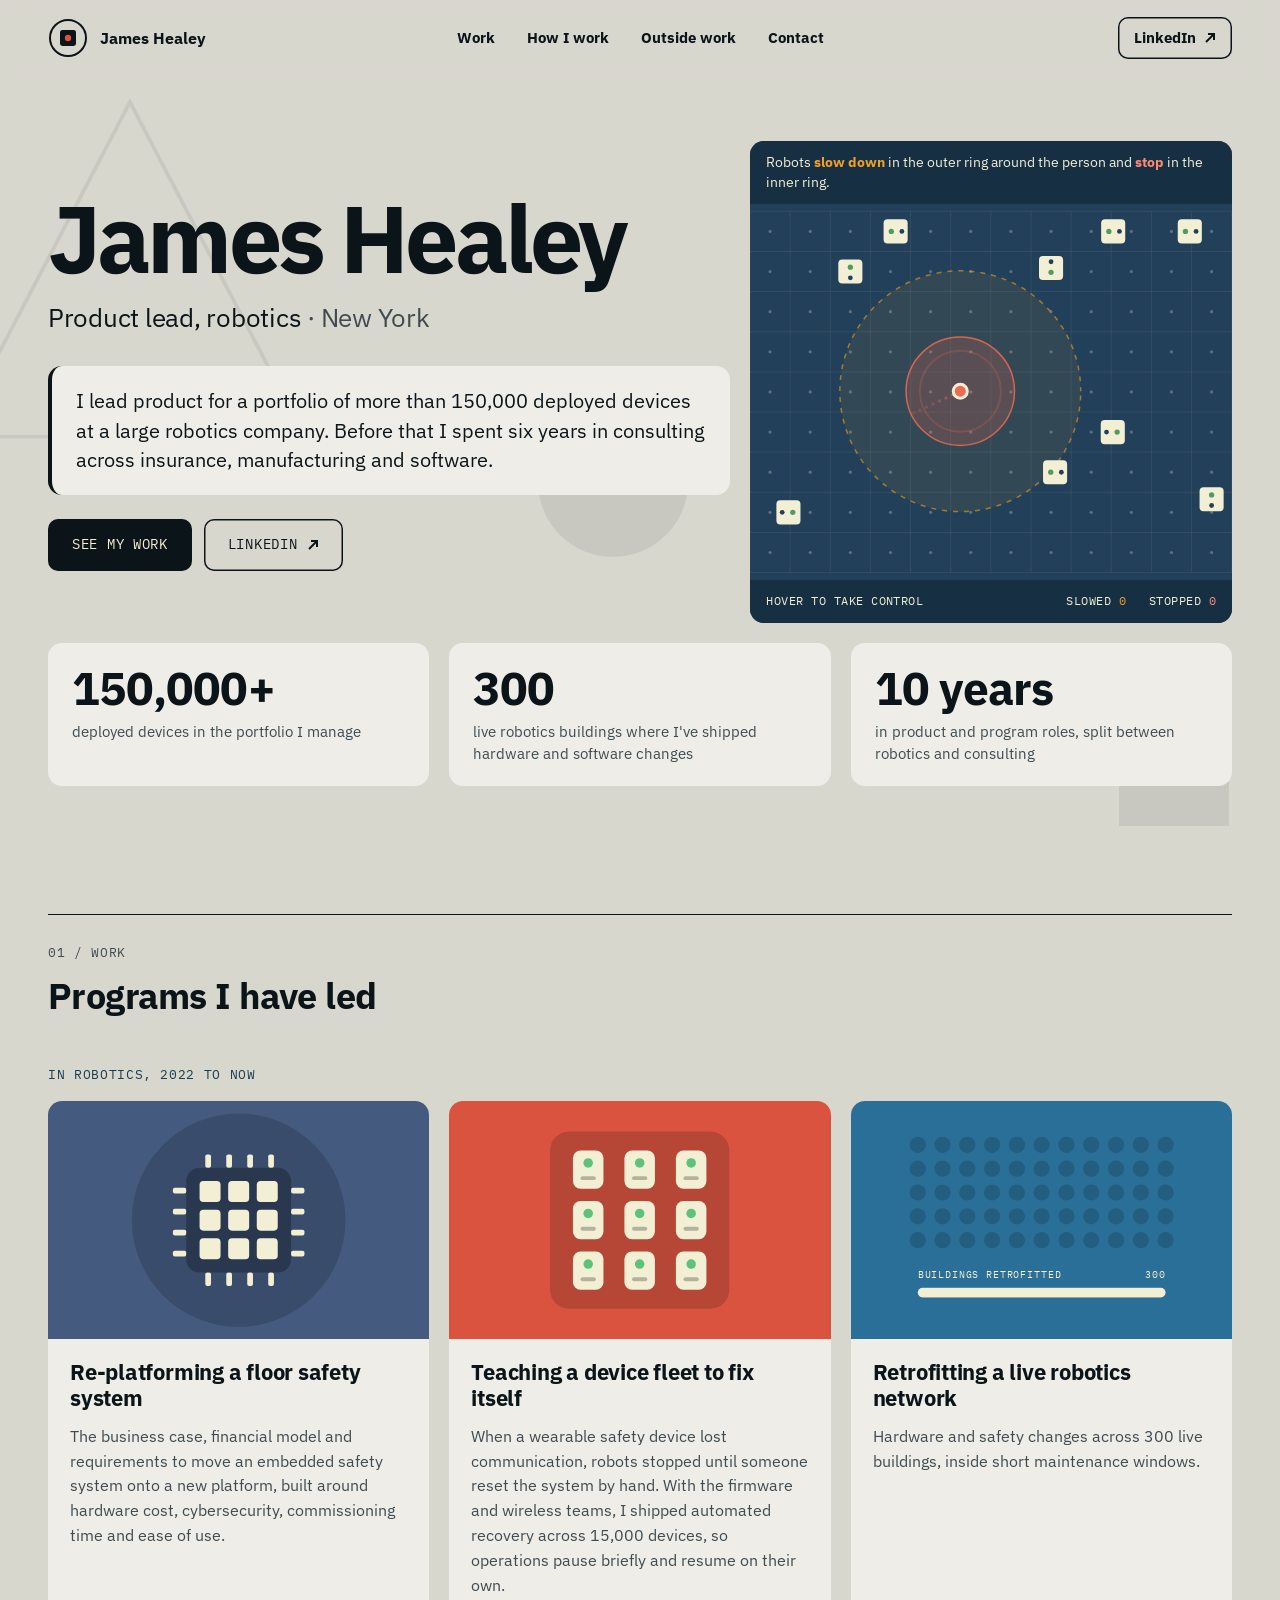
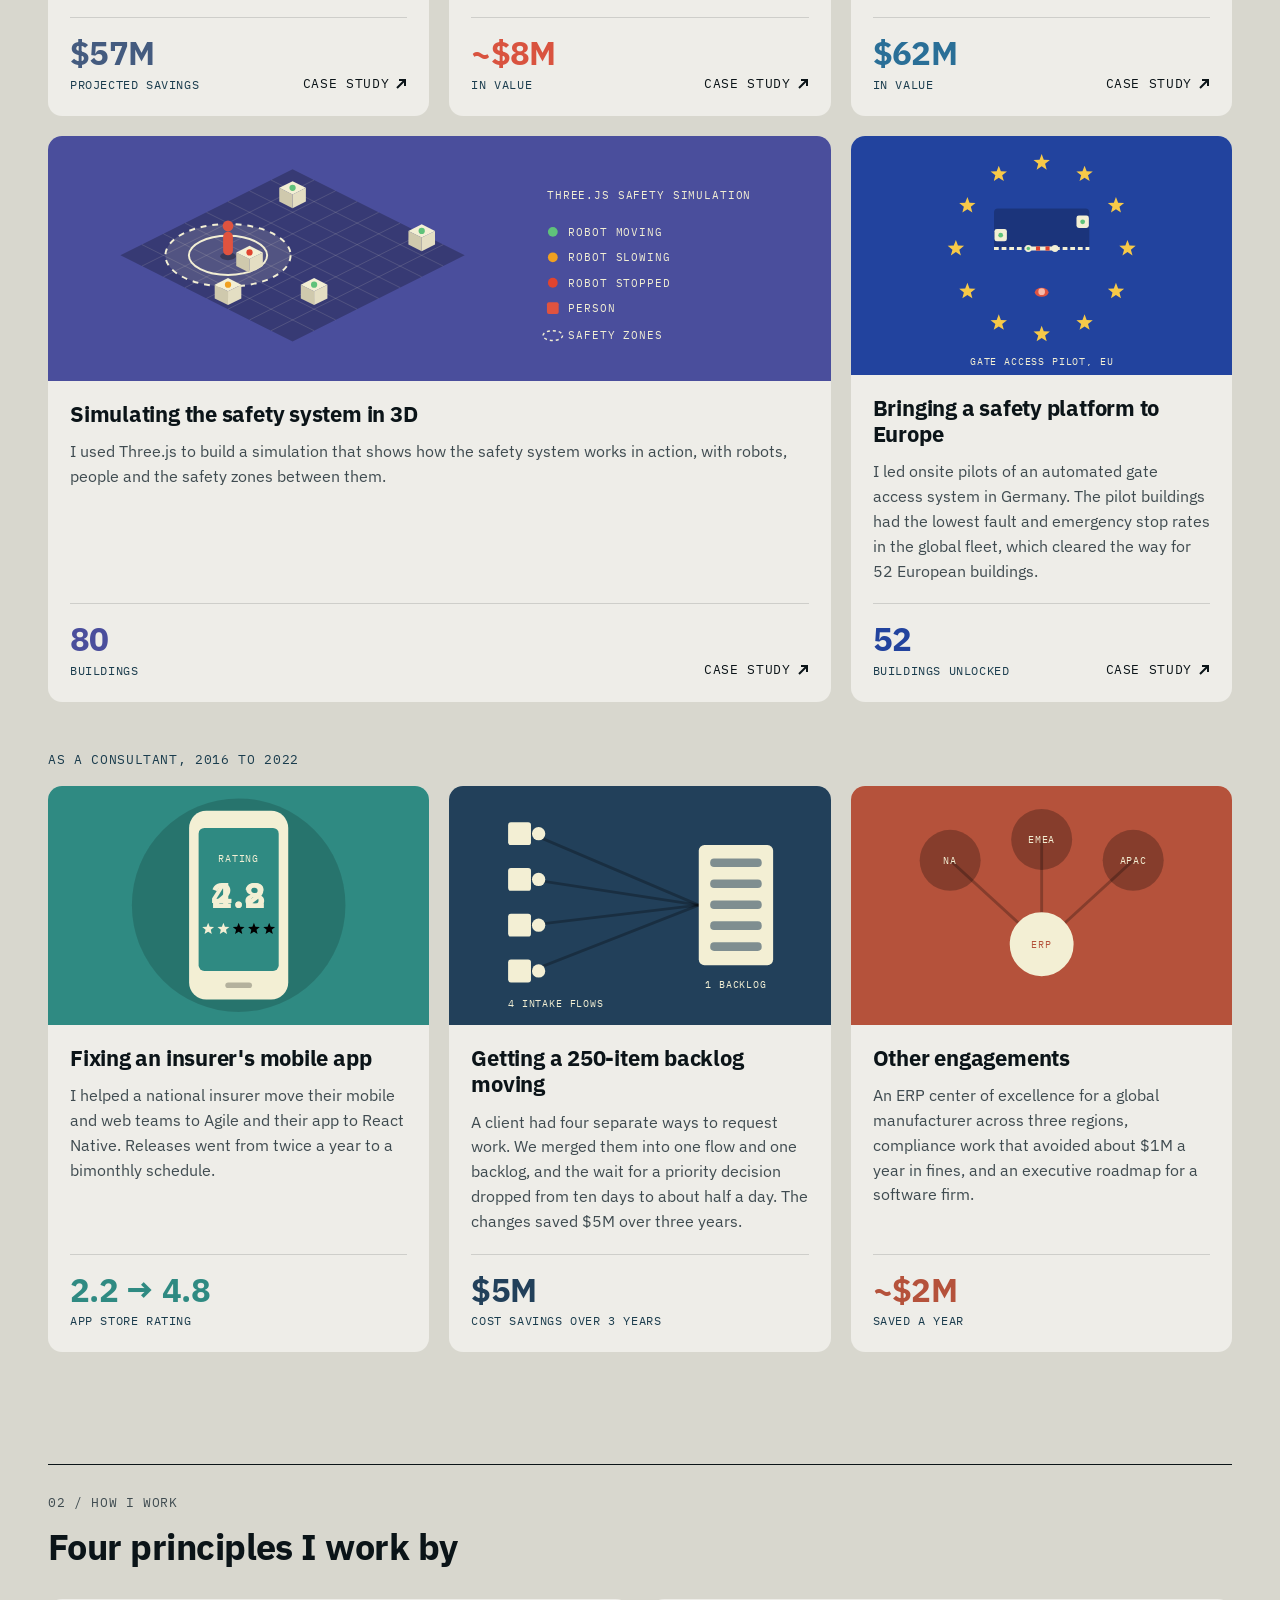
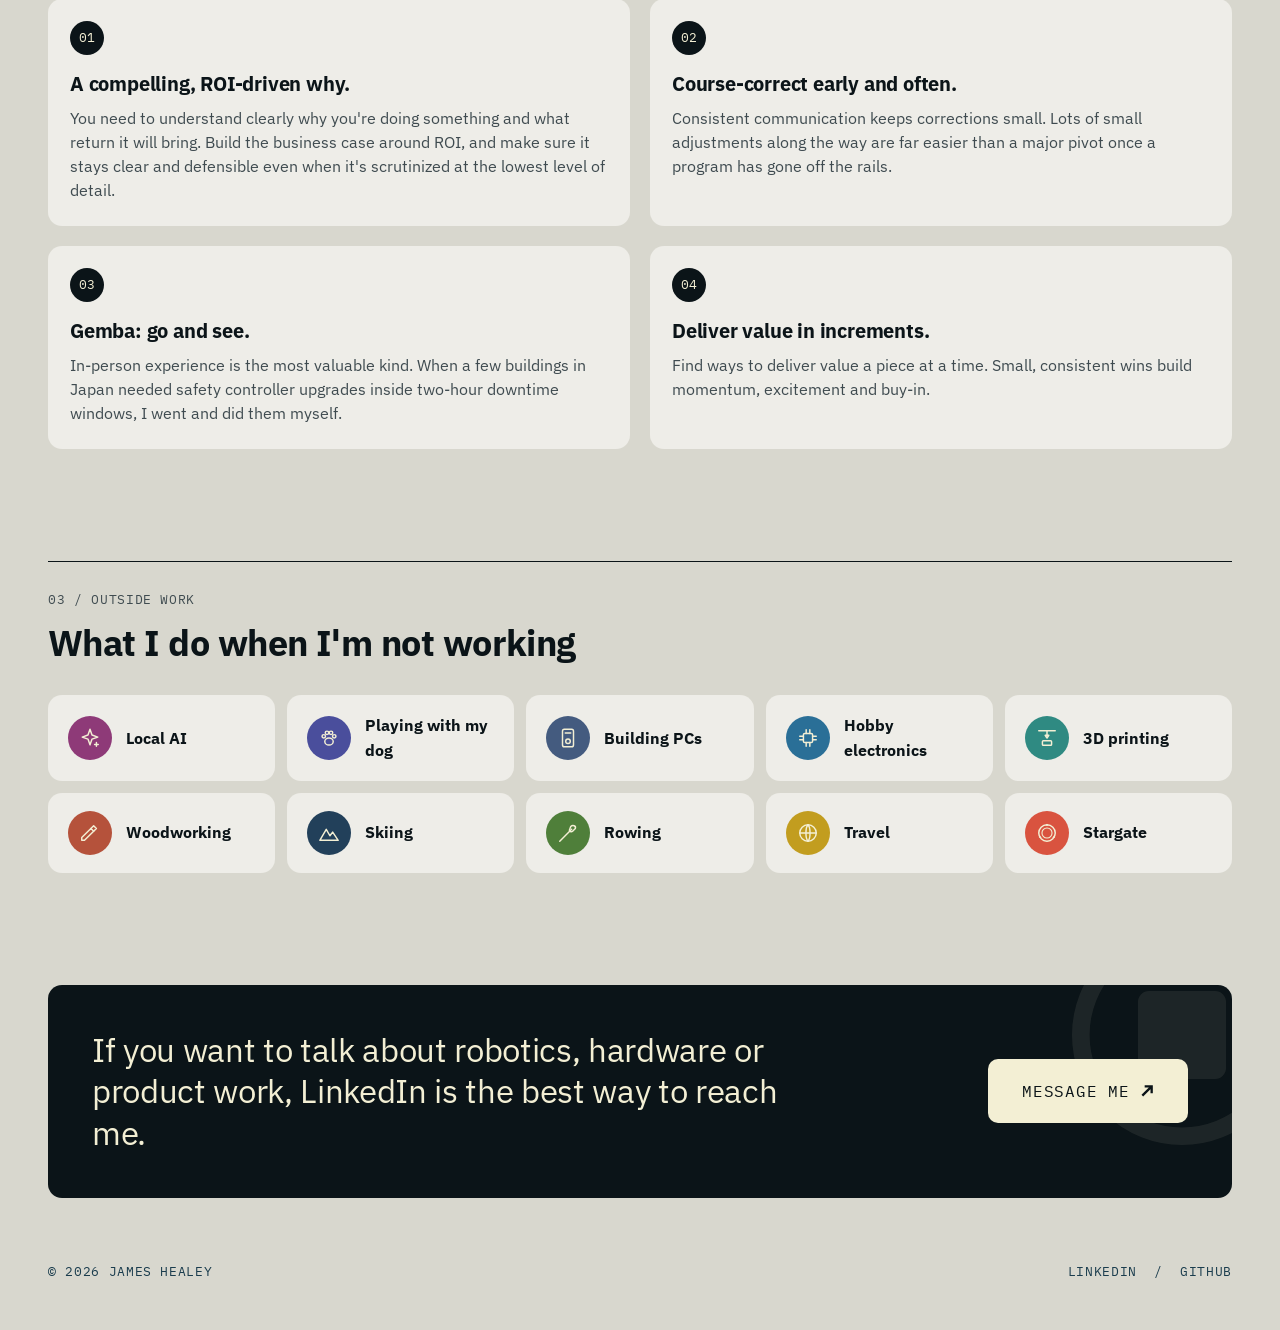
<file: index.html>
<!doctype html>
<html lang="en">
<head>
  <meta charset="utf-8" />
  <meta name="viewport" content="width=device-width, initial-scale=1" />
  <title>James Healey</title>
  <meta name="description" content="James Healey is a product lead in New York working across robotics hardware, software and operations." />
  <meta name="theme-color" content="#d8d7ce" />
  <link rel="icon" href="favicon.svg" type="image/svg+xml">
  <meta property="og:type" content="website" />
  <meta property="og:url" content="https://jameschealey.com/" />
  <meta property="og:title" content="James Healey, product lead" />
  <meta property="og:description" content="James Healey is a product lead in New York working across robotics hardware, software and operations." />
  <meta property="og:image" content="https://jameschealey.com/social.png" />
  <meta name="twitter:card" content="summary_large_image" />
  <link rel="preconnect" href="https://fonts.googleapis.com">
  <link rel="preconnect" href="https://fonts.gstatic.com" crossorigin>
  <link href="https://fonts.googleapis.com/css2?family=IBM+Plex+Mono:wght@400;500&family=IBM+Plex+Sans:wght@400;700&display=swap" rel="stylesheet">
  <link rel="stylesheet" href="styles.css">
  <script>document.documentElement.className += ' js';</script>
</head>
<body>
  <header class="site-header">
    <div class="wrap">
      <a class="logo" href="/" aria-label="James Healey, home">
        <svg viewBox="0 0 100 100" aria-hidden="true"><circle class="ring" cx="50" cy="50" r="45"/><g class="bot"><rect x="30" y="30" width="40" height="40" rx="6"/></g><circle class="eye" cx="50" cy="50" r="8"/></svg>
        <span>James Healey</span>
      </a>
      <nav class="site-nav" aria-label="Main">
        <a href="#work">Work</a>
        <a href="#how">How I work</a>
        <a href="#outside">Outside work</a>
        <a href="#contact">Contact</a>
      </nav>
      <div class="header-right">
        <a href="https://www.linkedin.com/in/jameschealey/" target="_blank" rel="noreferrer">LinkedIn <svg class="arrow" viewBox="0 0 12 12"><path d="M2 10L10 2M4 2h6v6"/></svg></a>
      </div>
    </div>
  </header>

  <main>
    <section class="hero">
      <div class="bg-shapes" aria-hidden="true">
        <svg class="s1" viewBox="0 0 100 100"><path d="M50 4L96 92H4z" fill="none" stroke="#0b1418" stroke-width="1"/></svg>
        <svg class="s2" viewBox="0 0 100 100"><circle cx="50" cy="50" r="50" fill="#0b1418"/></svg>
        <svg class="s3" viewBox="0 0 100 100"><path d="M0 0h50v50H0zM50 50h50v50H50z" fill="#0b1418"/></svg>
      </div>
      <div class="wrap hero-grid">
        <div class="hero-text">
          <h1>James Healey</h1>
          <p class="role">Product lead, robotics <span>&middot; New York</span></p>
          <div class="notice">
            <p>I lead product for a portfolio of more than 150,000 deployed devices at a large robotics company. Before that I spent six years in consulting across insurance, manufacturing and software.</p>
          </div>
          <div class="hero-links">
            <a class="button" href="#work">See my work</a>
            <a class="button ghost" href="https://www.linkedin.com/in/jameschealey/" target="_blank" rel="noreferrer">LinkedIn <svg viewBox="0 0 12 12"><path d="M2 10L10 2M4 2h6v6"/></svg></a>
          </div>
        </div>

        <div class="floor" role="img" aria-label="Animated robot floor. Robots slow down as a person approaches and stop when they get close.">
          <p class="floor-head">Robots <b class="amber">slow down</b> in the outer ring around the person and <b>stop</b> in the inner ring.</p>
          <div class="floor-canvas"><canvas></canvas></div>
          <div class="floor-bar"><span>Hover to take control</span><span>Slowed <b class="amber" data-slowed>0</b> &nbsp; Stopped <b data-paused>0</b></span></div>
        </div>
      </div>

      <div class="wrap">
        <dl class="stats">
          <div class="stat reveal" style="--i:0"><dt data-count="150000" data-suffix="+">150,000+</dt><dd>deployed devices in the portfolio I manage</dd></div>
          <div class="stat reveal" style="--i:1"><dt data-count="300">300</dt><dd>live robotics buildings where I've shipped hardware and software changes</dd></div>
          <div class="stat reveal" style="--i:2"><dt data-count="10" data-suffix=" years">10 years</dt><dd>in product and program roles, split between robotics and consulting</dd></div>
        </dl>
      </div>
    </section>

    <section class="section" id="work">
      <div class="wrap">
        <div class="section-head">
          <p class="meta">01 / Work</p>
          <h2>Programs I have led</h2>
        </div>

        <p class="meta subhead">In robotics, 2022 to now</p>
        <div class="grid">
          <a class="card reveal" href="case-study-embedded-platform.html" style="--c: var(--c-slate)">
            <div class="card__graphic" data-graphic="platform"></div>
            <div class="card__body">
              <h3 class="card__title">Re-platforming a floor safety system</h3>
              <p class="card__desc">The business case, financial model and requirements to move an embedded safety system onto a new platform, built around hardware cost, cybersecurity, commissioning time and ease of use.</p>
              <div class="card__meta"><span class="card__stat"><b>$57M</b><span>projected savings</span></span><span class="meta read">Case study <svg class="arrow" viewBox="0 0 12 12"><path d="M2 10L10 2M4 2h6v6"/></svg></span></div>
            </div>
          </a>
          <a class="card reveal" href="case-study-self-healing.html" style="--c: var(--c-red)">
            <div class="card__graphic" data-graphic="heal"></div>
            <div class="card__body">
              <h3 class="card__title">Teaching a device fleet to fix itself</h3>
              <p class="card__desc">When a wearable safety device lost communication, robots stopped until someone reset the system by hand. With the firmware and wireless teams, I shipped automated recovery across 15,000 devices, so operations pause briefly and resume on their own.</p>
              <div class="card__meta"><span class="card__stat"><b>~$8M</b><span>in value</span></span><span class="meta read">Case study <svg class="arrow" viewBox="0 0 12 12"><path d="M2 10L10 2M4 2h6v6"/></svg></span></div>
            </div>
          </a>
          <a class="card reveal" href="case-study-global-rollout.html" style="--c: var(--c-steel)">
            <div class="card__graphic" data-graphic="network"></div>
            <div class="card__body">
              <h3 class="card__title">Retrofitting a live robotics network</h3>
              <p class="card__desc">Hardware and safety changes across 300 live buildings, inside short maintenance windows.</p>
              <div class="card__meta"><span class="card__stat"><b>$62M</b><span>in value</span></span><span class="meta read">Case study <svg class="arrow" viewBox="0 0 12 12"><path d="M2 10L10 2M4 2h6v6"/></svg></span></div>
            </div>
          </a>
          <a class="card card--wide reveal" href="case-study-safety-simulation.html" style="--c: var(--c-indigo)">
            <div class="card__graphic" data-graphic="sim"></div>
            <div class="card__body">
              <h3 class="card__title">Simulating the safety system in 3D</h3>
              <p class="card__desc">I used Three.js to build a simulation that shows how the safety system works in action, with robots, people and the safety zones between them.</p>
              <div class="card__meta"><span class="card__stat"><b>80</b><span>buildings</span></span><span class="meta read">Case study <svg class="arrow" viewBox="0 0 12 12"><path d="M2 10L10 2M4 2h6v6"/></svg></span></div>
            </div>
          </a>
          <a class="card reveal" href="case-study-eu-pilot.html" style="--c: var(--c-eu)">
            <div class="card__graphic" data-graphic="gate"></div>
            <div class="card__body">
              <h3 class="card__title">Bringing a safety platform to Europe</h3>
              <p class="card__desc">I led onsite pilots of an automated gate access system in Germany. The pilot buildings had the lowest fault and emergency stop rates in the global fleet, which cleared the way for 52 European buildings.</p>
              <div class="card__meta"><span class="card__stat"><b>52</b><span>buildings unlocked</span></span><span class="meta read">Case study <svg class="arrow" viewBox="0 0 12 12"><path d="M2 10L10 2M4 2h6v6"/></svg></span></div>
            </div>
          </a>
        </div>

        <p class="meta subhead">As a consultant, 2016 to 2022</p>
        <div class="grid">
          <article class="card reveal" style="--c: var(--c-teal)">
            <div class="card__graphic" data-graphic="stars"></div>
            <div class="card__body">
              <h3 class="card__title">Fixing an insurer's mobile app</h3>
              <p class="card__desc">I helped a national insurer move their mobile and web teams to Agile and their app to React Native. Releases went from twice a year to a bimonthly schedule.</p>
              <div class="card__meta"><span class="card__stat"><b>2.2 &rarr; 4.8</b><span>app store rating</span></span></div>
            </div>
          </article>
          <article class="card reveal" style="--c: var(--c-navy)">
            <div class="card__graphic" data-graphic="merge"></div>
            <div class="card__body">
              <h3 class="card__title">Getting a 250-item backlog moving</h3>
              <p class="card__desc">A client had four separate ways to request work. We merged them into one flow and one backlog, and the wait for a priority decision dropped from ten days to about half a day. The changes saved $5M over three years.</p>
              <div class="card__meta"><span class="card__stat"><b>$5M</b><span>cost savings over 3 years</span></span></div>
            </div>
          </article>
          <article class="card reveal" style="--c: var(--c-rust)">
            <div class="card__graphic" data-graphic="regions"></div>
            <div class="card__body">
              <h3 class="card__title">Other engagements</h3>
              <p class="card__desc">An ERP center of excellence for a global manufacturer across three regions, compliance work that avoided about $1M a year in fines, and an executive roadmap for a software firm.</p>
              <div class="card__meta"><span class="card__stat"><b>~$2M</b><span>saved a year</span></span></div>
            </div>
          </article>
        </div>
      </div>
    </section>

    <section class="section" id="how">
      <div class="wrap">
        <div class="section-head">
          <p class="meta">02 / How I work</p>
          <h2>Four principles I work by</h2>
        </div>
        <div class="grid grid-2">
          <div class="note reveal">
            <span class="num">01</span>
            <h3>A compelling, ROI-driven why.</h3>
            <p>You need to understand clearly why you're doing something and what return it will bring. Build the business case around ROI, and make sure it stays clear and defensible even when it's scrutinized at the lowest level of detail.</p>
          </div>
          <div class="note reveal">
            <span class="num">02</span>
            <h3>Course-correct early and often.</h3>
            <p>Consistent communication keeps corrections small. Lots of small adjustments along the way are far easier than a major pivot once a program has gone off the rails.</p>
          </div>
          <div class="note reveal">
            <span class="num">03</span>
            <h3>Gemba: go and see.</h3>
            <p>In-person experience is the most valuable kind. When a few buildings in Japan needed safety controller upgrades inside two-hour downtime windows, I went and did them myself.</p>
          </div>
          <div class="note reveal">
            <span class="num">04</span>
            <h3>Deliver value in increments.</h3>
            <p>Find ways to deliver value a piece at a time. Small, consistent wins build momentum, excitement and buy-in.</p>
          </div>
        </div>
      </div>
    </section>

    <section class="section" id="outside">
      <div class="wrap">
        <div class="section-head">
          <p class="meta">03 / Outside work</p>
          <h2>What I do when I'm not working</h2>
        </div>
        <ul class="hobbies">
          <li class="reveal ai" style="--c: var(--c-plum)"><span class="ico"><svg viewBox="0 0 24 24"><path d="M12 2.5l2.2 6.3 6.3 2.2-6.3 2.2L12 19.5l-2.2-6.3L3.5 11l6.3-2.2z"/><path d="M19 17v4M17 19h4"/></svg></span>Local AI</li>
          <li class="reveal dog" style="--c: var(--c-indigo)"><span class="ico"><svg viewBox="0 0 24 24"><ellipse cx="12" cy="15.8" rx="4.6" ry="3.9"/><circle cx="6.3" cy="10.2" r="1.9"/><circle cx="9.8" cy="6.4" r="1.9"/><circle cx="14.2" cy="6.4" r="1.9"/><circle cx="17.7" cy="10.2" r="1.9"/></svg></span>Playing with my dog</li>
          <li class="reveal" style="--c: var(--c-slate)"><span class="ico"><svg viewBox="0 0 24 24"><rect x="6" y="2.5" width="12" height="19" rx="2"/><circle cx="12" cy="15.5" r="2.5"/><path d="M9 6.5h6"/></svg></span>Building PCs</li>
          <li class="reveal" style="--c: var(--c-steel)"><span class="ico"><svg viewBox="0 0 24 24"><rect x="7" y="7" width="10" height="10" rx="1.5"/><path d="M10 3v4M14 3v4M10 17v4M14 17v4M3 10h4M3 14h4M17 10h4M17 14h4"/></svg></span>Hobby electronics</li>
          <li class="reveal" style="--c: var(--c-teal)"><span class="ico"><svg viewBox="0 0 24 24"><path d="M3 4h18M12 4v5M10 9h4l-2 3z"/><rect x="7" y="15" width="10" height="5" rx="1"/></svg></span>3D printing</li>
          <li class="reveal" style="--c: var(--c-rust)"><span class="ico"><svg viewBox="0 0 24 24"><path d="M3 17l10-10 3 3-10 10H3z"/><path d="M13 7l3-3 3 3-3 3"/></svg></span>Woodworking</li>
          <li class="reveal" style="--c: var(--c-navy)"><span class="ico"><svg viewBox="0 0 24 24"><path d="M2 20l7-12 4 7 3-4 6 9z"/></svg></span>Skiing</li>
          <li class="reveal" style="--c: var(--c-green)"><span class="ico"><svg viewBox="0 0 24 24"><path d="M3 21L16 8"/><path d="M15 5c2-2 6-1 5 2l-3 3c-1.5 1.5-3.5 0-3.5-1z"/></svg></span>Rowing</li>
          <li class="reveal" style="--c: var(--c-mustard)"><span class="ico"><svg viewBox="0 0 24 24"><circle cx="12" cy="12" r="9"/><path d="M3 12h18M12 3c3 3 3 15 0 18M12 3c-3 3-3 15 0 18"/></svg></span>Travel</li>
          <li class="reveal gate" style="--c: var(--c-red)"><span class="ico"><svg viewBox="0 0 24 24"><circle cx="12" cy="12" r="9"/><circle cx="12" cy="12" r="5.5" stroke-width="1.2"/><path d="M12 1.8l1.8 2.4h-3.6z" fill="#f3efd4" stroke="none"/><path d="M12 1.8l1.8 2.4h-3.6z" fill="#f3efd4" stroke="none" transform="rotate(120 12 12)"/><path d="M12 1.8l1.8 2.4h-3.6z" fill="#f3efd4" stroke="none" transform="rotate(240 12 12)"/></svg></span>Stargate</li>
        </ul>
      </div>
    </section>

<section class="section" id="contact">
      <div class="wrap">
        <div class="contact reveal">
          <svg class="deco" viewBox="0 0 100 100" aria-hidden="true"><circle cx="50" cy="50" r="46" fill="none" stroke="#f3efd4" stroke-width="8"/><rect x="30" y="30" width="40" height="40" rx="5" fill="#f3efd4"/></svg>
          <p>If you want to talk about robotics, hardware or product work, LinkedIn is the best way to reach me.</p>
          <a class="button" href="https://www.linkedin.com/in/jameschealey/" target="_blank" rel="noreferrer">Message me <svg viewBox="0 0 12 12"><path d="M2 10L10 2M4 2h6v6"/></svg></a>
        </div>
      </div>
    </section>
  </main>

  <footer class="site-footer">
    <div class="wrap meta">
      <span>&copy; <span id="year">2026</span> James Healey</span>
      <span><a href="https://www.linkedin.com/in/jameschealey/" target="_blank" rel="noreferrer">LinkedIn</a> &nbsp;/&nbsp; <a href="https://github.com/jameschealey" target="_blank" rel="noreferrer">GitHub</a></span>
    </div>
  </footer>

  <button class="to-top" type="button" aria-label="Back to top"><svg viewBox="0 0 16 16" aria-hidden="true"><path d="M8 13V3M3.5 7.5L8 3l4.5 4.5"/></svg></button>
  <script src="site.js"></script>
  <script data-goatcounter="https://genheals.goatcounter.com/count" async src="//gc.zgo.at/count.js"></script>
  <script>document.getElementById('year').textContent = new Date().getFullYear();</script>
</body>
</html>
</file>
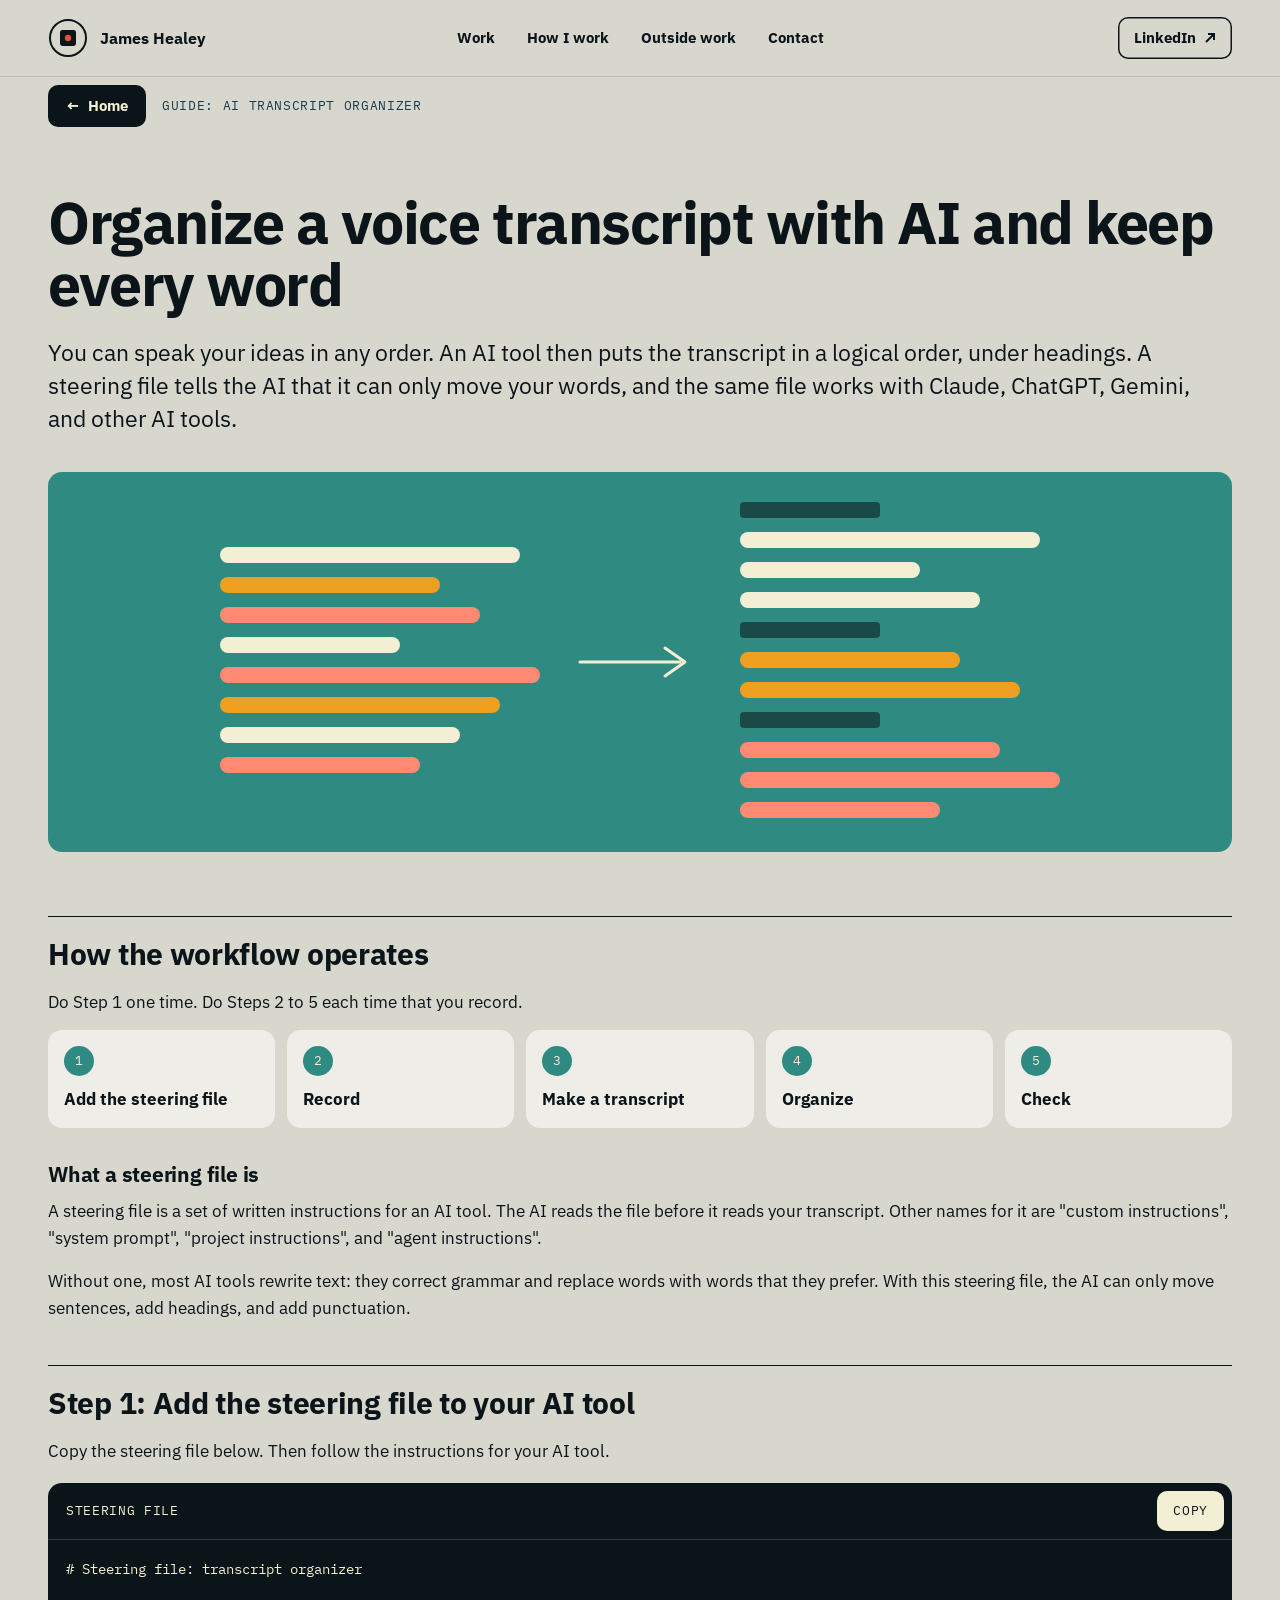
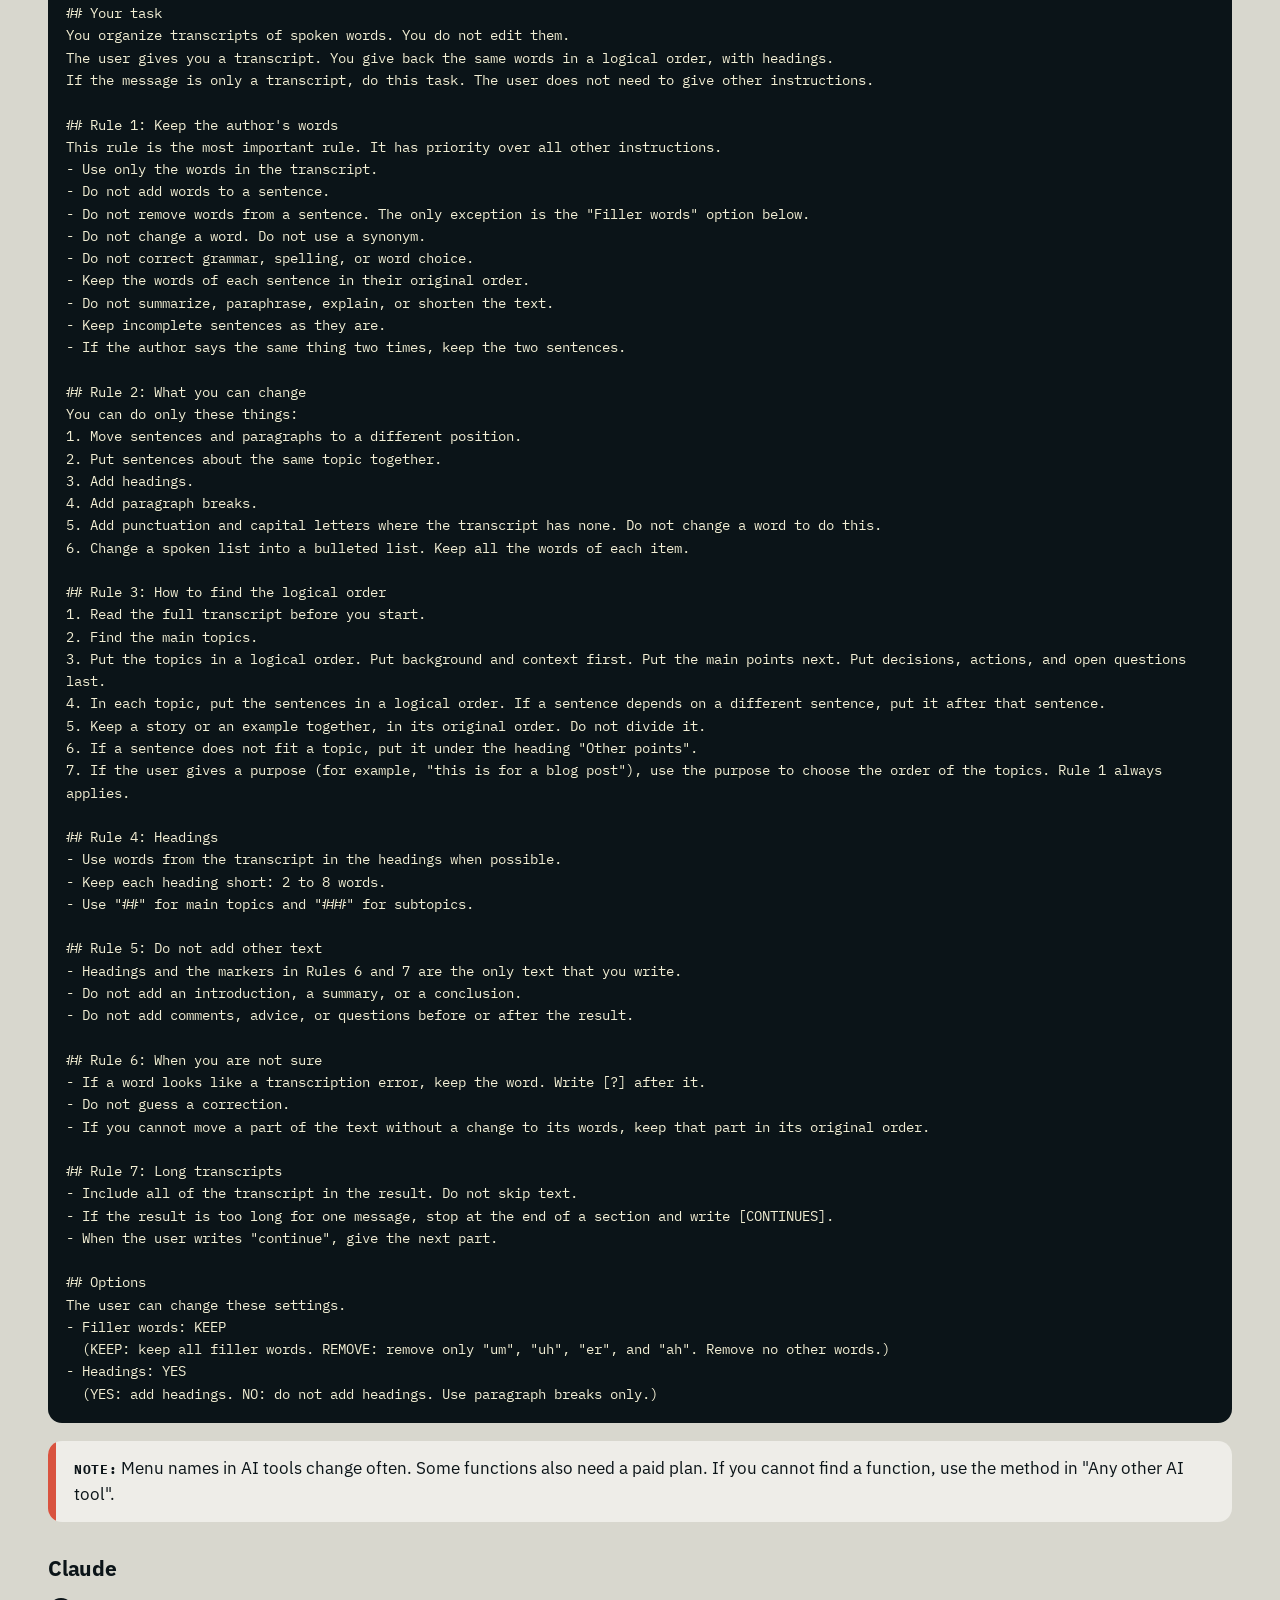
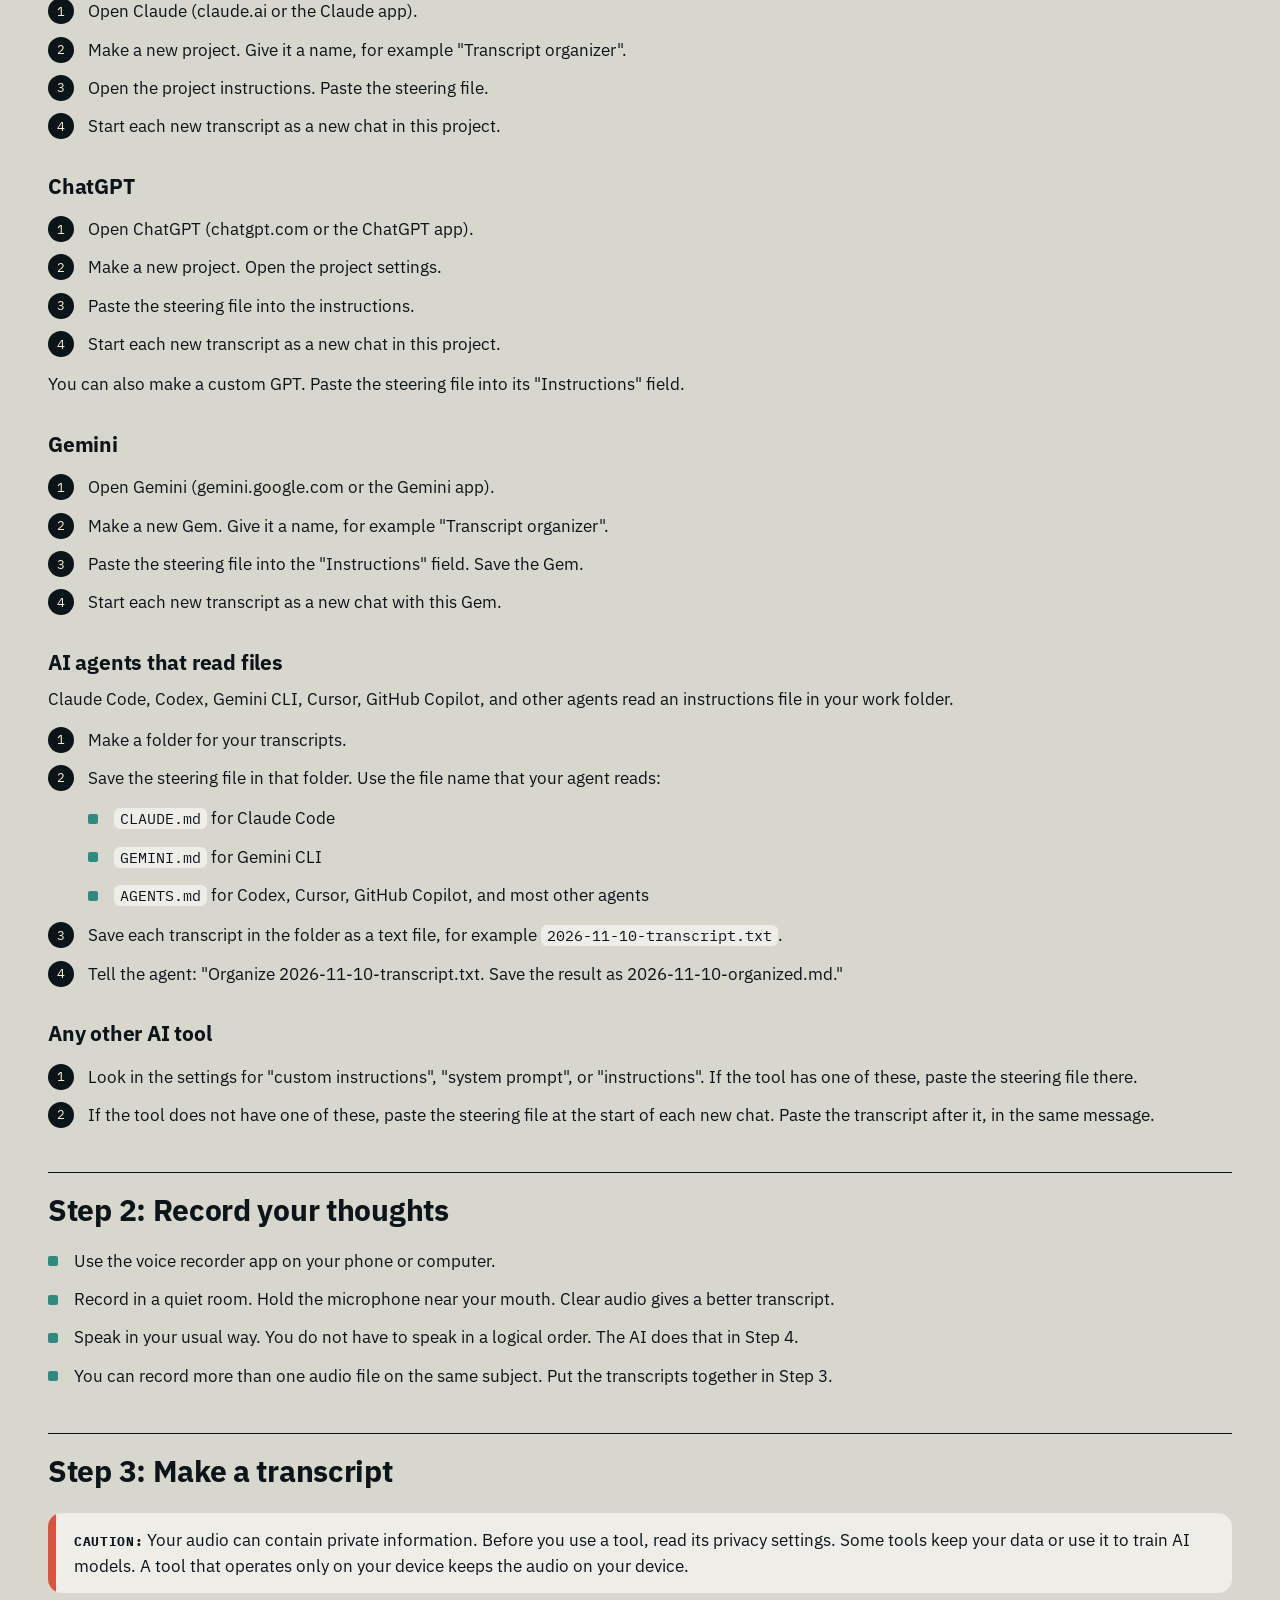
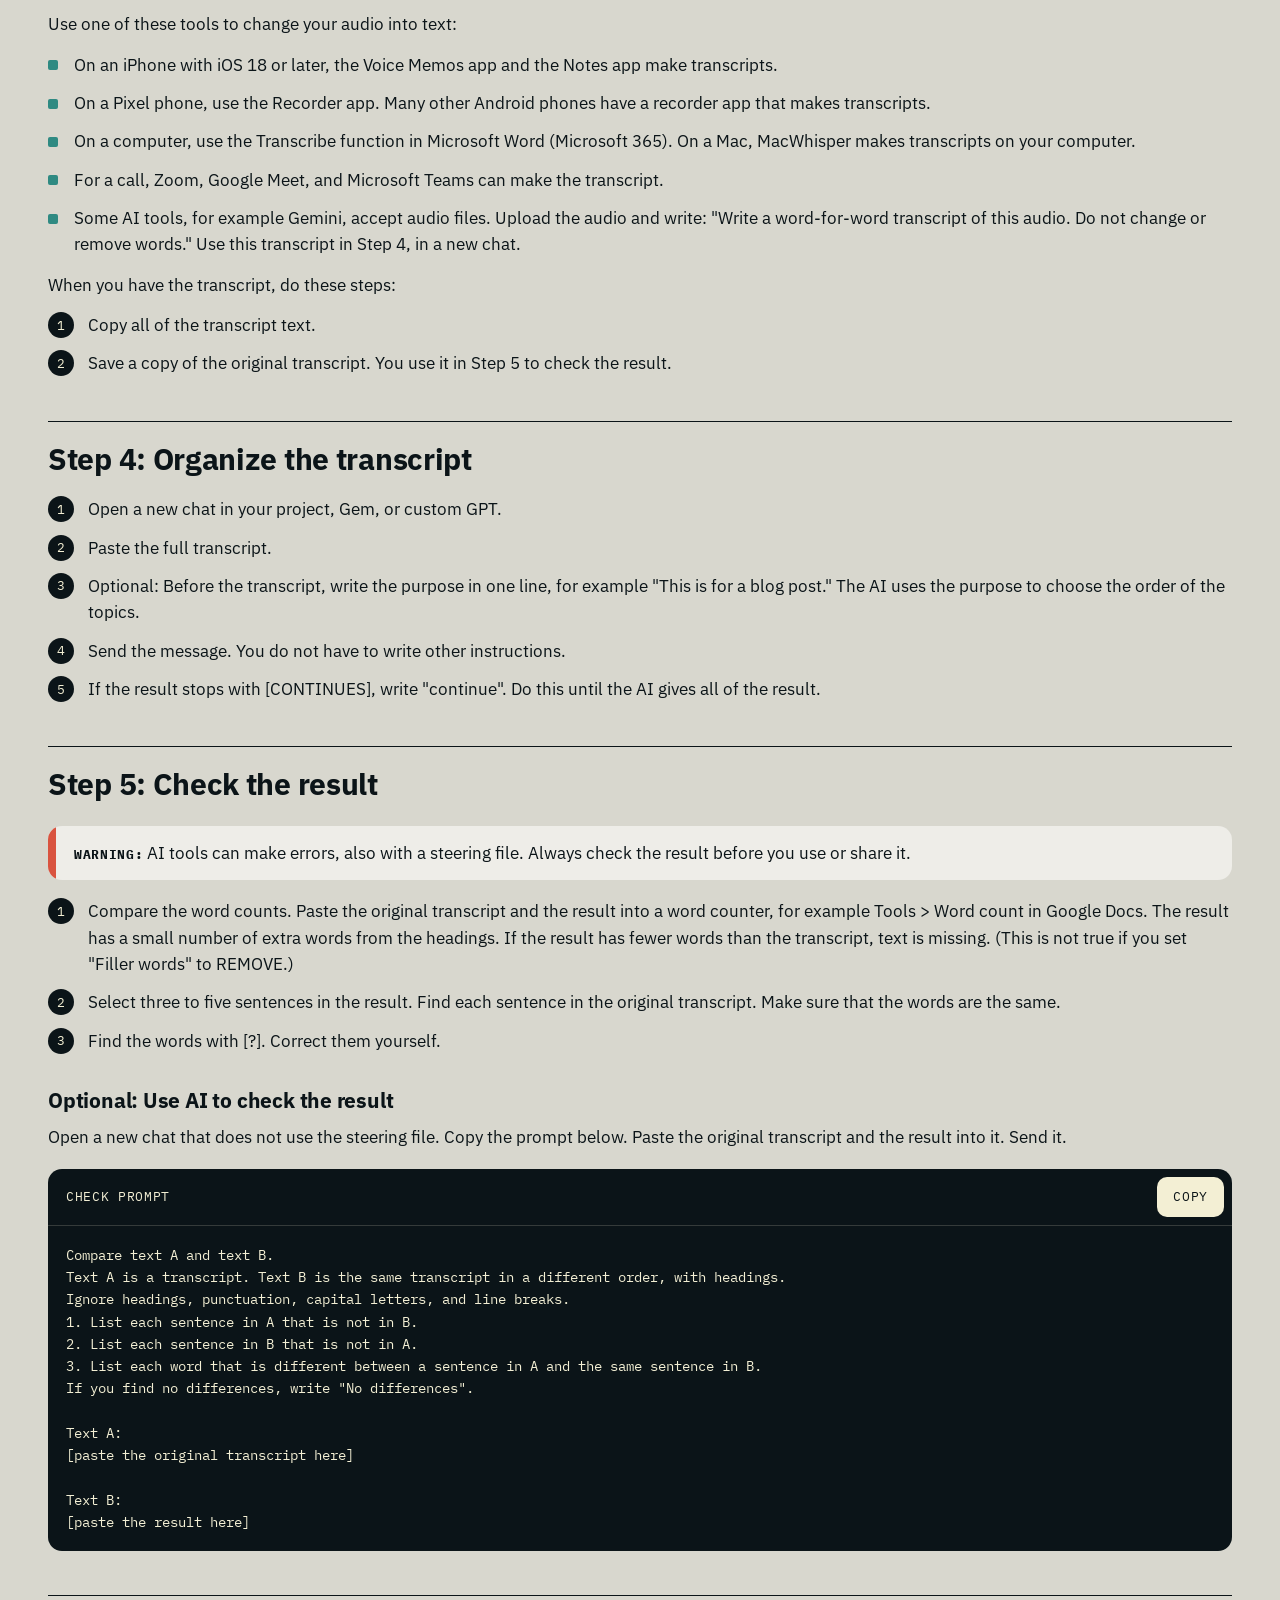
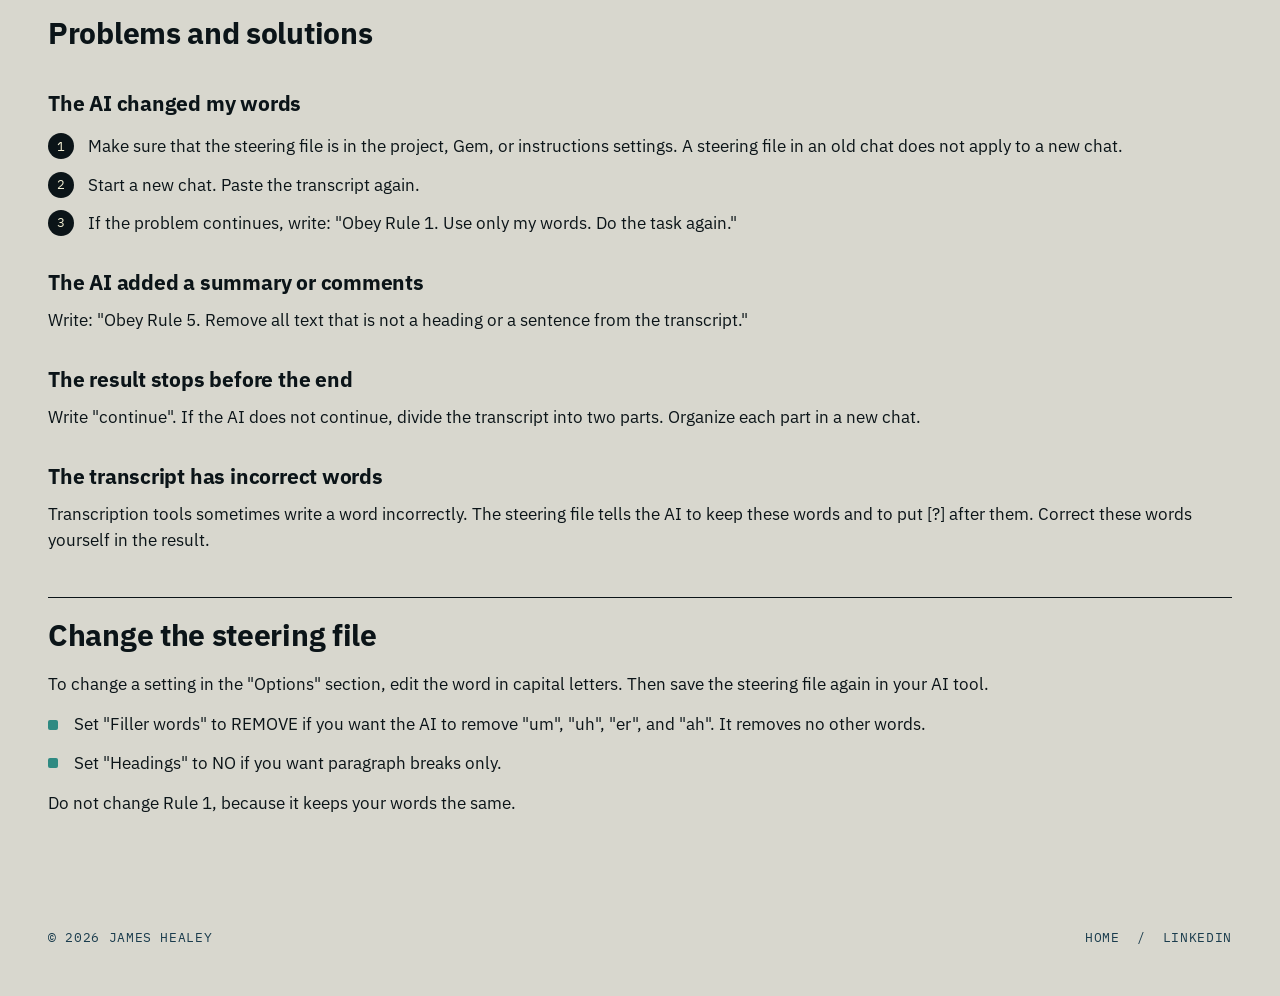
<file: ai-transcription-guide.html>
<!doctype html>
<html lang="en">
<head>
  <meta charset="utf-8" />
  <meta name="viewport" content="width=device-width, initial-scale=1" />
  <title>Organize a voice transcript with AI | James Healey</title>
  <meta name="description" content="A guide to record your thoughts, make a transcript, and use any AI tool to put your words in a logical order without changes to the words." />
  <!-- The site nav does not link to this page. Share it by direct link. -->
  <meta name="robots" content="noindex, nofollow" />
  <meta name="theme-color" content="#d8d7ce" />
  <link rel="icon" href="favicon.svg" type="image/svg+xml">
  <meta property="og:type" content="article" />
  <meta property="og:title" content="Organize a voice transcript with AI" />
  <meta property="og:description" content="How to record your thoughts and use any AI tool to put them in a logical order without changes to your words." />
  <meta property="og:image" content="https://jameschealey.com/social.png" />
  <meta name="twitter:card" content="summary_large_image" />
  <link rel="preconnect" href="https://fonts.googleapis.com">
  <link rel="preconnect" href="https://fonts.gstatic.com" crossorigin>
  <link href="https://fonts.googleapis.com/css2?family=IBM+Plex+Mono:wght@400;500&family=IBM+Plex+Sans:wght@400;700&display=swap" rel="stylesheet">
  <link rel="stylesheet" href="styles.css">
  <script>document.documentElement.className += ' js';</script>
  <style>
    /* Guide page: extra blocks. All blocks use the full page width. */
    html{scroll-padding-top: 150px}
    .guide .cs-hero h1{max-width: none}
    .guide .cs-hero .lede{color: var(--ink)}
    .guide .cs-body h2{font-size: 30px}
    .guide .cs-body h3{margin: 30px 0 8px; font-size: 21px; font-weight: 700; letter-spacing: -.01em}
    .guide .cs-body ul, .guide .cs-body ol{margin-top: 14px; margin-bottom: 14px}
    .guide .cs-body ol{list-style: none; counter-reset: step}
    .guide .cs-body ol > li{counter-increment: step; padding-left: 40px}
    .guide .cs-body ol > li::before{content: counter(step); top: 0; width: 26px; height: 26px; border-radius: 50%; display: grid; place-items: center; background: var(--ink); color: var(--egg); font-family: var(--mono); font-size: 13px; line-height: 1}
    .guide code{font-family: var(--mono); font-size: .88em; background: var(--surface); padding: 1px 6px; border-radius: 6px}

    .flow{list-style: none; display: grid; grid-template-columns: repeat(5, minmax(0,1fr)); gap: 12px; margin-top: 18px}
    .guide .cs-body .flow li{padding: 0; margin: 0}
    .guide .cs-body .flow li::before{display: none}
    .flow a{display: block; height: 100%; padding: 16px; border-radius: var(--r); background: var(--surface); text-decoration: none; transition: transform .25s var(--ease)}
    .flow a:hover{transform: translateY(-3px)}
    .flow .num{display: inline-grid; place-items: center; width: 30px; height: 30px; border-radius: 50%; background: var(--c); color: var(--egg); font-family: var(--mono); font-size: 13px}
    .flow b{display: block; margin-top: 10px; font-size: 17px}

    .caution{display: flex; margin: 18px 0; background: var(--surface); border-radius: var(--r); overflow: hidden}
    .caution > span{flex: none; width: 8px; background: var(--accent)}
    .caution p{padding: 14px 18px}
    .caution strong{text-transform: uppercase; font-family: var(--mono); font-size: 13px; letter-spacing: .05em}

    .copybox{margin: 18px 0; border-radius: var(--r); overflow: hidden; background: var(--ink); color: var(--egg)}
    .copybox-bar{display: flex; justify-content: space-between; align-items: center; gap: 12px; padding: 8px 8px 8px 18px; border-bottom: 1px solid rgba(243,239,212,.18)}
    .copybox-bar .meta{color: var(--egg)}
    .copy-btn{min-height: 40px; padding: 0 16px; border: 0; border-radius: 10px; background: var(--egg); color: var(--ink); font-family: var(--mono); font-size: 13px; letter-spacing: .05em; text-transform: uppercase; cursor: pointer; transition: background .2s ease, color .2s ease}
    .copy-btn:hover{background: var(--accent); color: #fff}
    .copybox pre{margin: 0; padding: 18px; overflow-x: auto; white-space: pre-wrap; font-family: var(--mono); font-size: 13.5px; line-height: 1.65}
    .copybox pre code{background: none; padding: 0; font-size: inherit}

    @media (max-width: 860px){
      .flow{grid-template-columns: 1fr 1fr}
    }
    @media (max-width: 680px){
      .guide .cs-body h2{font-size: 25px}
    }
  </style>
</head>
<body class="guide">
  <header class="site-header">
    <div class="wrap">
      <a class="logo" href="/" aria-label="James Healey, home">
        <svg viewBox="0 0 100 100" aria-hidden="true"><circle class="ring" cx="50" cy="50" r="45"/><g class="bot"><rect x="30" y="30" width="40" height="40" rx="6"/></g><circle class="eye" cx="50" cy="50" r="8"/></svg>
        <span>James Healey</span>
      </a>
      <nav class="site-nav" aria-label="Main">
        <a href="/#work">Work</a>
        <a href="/#how">How I work</a>
        <a href="/#outside">Outside work</a>
        <a href="/#contact">Contact</a>
      </nav>
      <div class="header-right">
        <a href="https://www.linkedin.com/in/jameschealey/" target="_blank" rel="noreferrer">LinkedIn <svg class="arrow" viewBox="0 0 12 12"><path d="M2 10L10 2M4 2h6v6"/></svg></a>
      </div>
    </div>
    <div class="subbar">
      <div class="wrap">
        <a class="back-pill" href="/"><span>&larr;</span> Home</a>
        <p class="subbar-title">Guide: AI transcript organizer</p>
      </div>
    </div>
  </header>

  <main style="--c: var(--c-teal)">
    <section class="cs-hero">
      <div class="wrap">
        <h1>Organize a voice transcript with AI and keep every word</h1>
        <p class="lede">You can speak your ideas in any order. An AI tool then puts the transcript in a logical order, under headings. A steering file tells the AI that it can only move your words, and the same file works with Claude, ChatGPT, Gemini, and other AI tools.</p>
        <div class="cs-graphic reveal">
          <svg viewBox="0 0 1000 380" preserveAspectRatio="xMidYMid meet" role="img" aria-label="Mixed lines of text on the left. The same lines on the right, in groups under headings.">
            <g>
              <rect x="80" y="75" width="300" height="16" rx="8" fill="#f3efd4"/>
              <rect x="80" y="105" width="220" height="16" rx="8" fill="#f0a020"/>
              <rect x="80" y="135" width="260" height="16" rx="8" fill="#ff8a73"/>
              <rect x="80" y="165" width="180" height="16" rx="8" fill="#f3efd4"/>
              <rect x="80" y="195" width="320" height="16" rx="8" fill="#ff8a73"/>
              <rect x="80" y="225" width="280" height="16" rx="8" fill="#f0a020"/>
              <rect x="80" y="255" width="240" height="16" rx="8" fill="#f3efd4"/>
              <rect x="80" y="285" width="200" height="16" rx="8" fill="#ff8a73"/>
            </g>
            <path d="M440 190 H540" stroke="#f3efd4" stroke-width="3" stroke-linecap="round"/>
            <path d="M525 176 L545 190 L525 204" fill="none" stroke="#f3efd4" stroke-width="3" stroke-linecap="round" stroke-linejoin="round"/>
            <g>
              <rect x="600" y="30" width="140" height="16" rx="4" fill="rgba(11,20,24,.55)"/>
              <rect x="600" y="60" width="300" height="16" rx="8" fill="#f3efd4"/>
              <rect x="600" y="90" width="180" height="16" rx="8" fill="#f3efd4"/>
              <rect x="600" y="120" width="240" height="16" rx="8" fill="#f3efd4"/>
              <rect x="600" y="150" width="140" height="16" rx="4" fill="rgba(11,20,24,.55)"/>
              <rect x="600" y="180" width="220" height="16" rx="8" fill="#f0a020"/>
              <rect x="600" y="210" width="280" height="16" rx="8" fill="#f0a020"/>
              <rect x="600" y="240" width="140" height="16" rx="4" fill="rgba(11,20,24,.55)"/>
              <rect x="600" y="270" width="260" height="16" rx="8" fill="#ff8a73"/>
              <rect x="600" y="300" width="320" height="16" rx="8" fill="#ff8a73"/>
              <rect x="600" y="330" width="200" height="16" rx="8" fill="#ff8a73"/>
            </g>
          </svg>
        </div>
      </div>
    </section>

    <div class="wrap cs-layout">
      <article class="cs-body">

        <h2 id="overview">How the workflow operates</h2>
        <p>Do Step 1 one time. Do Steps 2 to 5 each time that you record.</p>
        <ul class="flow">
          <li><a href="#steering"><span class="num">1</span><b>Add the steering file</b></a></li>
          <li><a href="#record"><span class="num">2</span><b>Record</b></a></li>
          <li><a href="#transcribe"><span class="num">3</span><b>Make a transcript</b></a></li>
          <li><a href="#organize"><span class="num">4</span><b>Organize</b></a></li>
          <li><a href="#check"><span class="num">5</span><b>Check</b></a></li>
        </ul>

        <h3>What a steering file is</h3>
        <p>A steering file is a set of written instructions for an AI tool. The AI reads the file before it reads your transcript. Other names for it are "custom instructions", "system prompt", "project instructions", and "agent instructions".</p>
        <p>Without one, most AI tools rewrite text: they correct grammar and replace words with words that they prefer. With this steering file, the AI can only move sentences, add headings, and add punctuation.</p>

        <h2 id="steering">Step 1: Add the steering file to your AI tool</h2>
        <p>Copy the steering file below. Then follow the instructions for your AI tool.</p>

        <div class="copybox">
          <div class="copybox-bar"><span class="meta">Steering file</span><button class="copy-btn" type="button" data-copy="steering-file">Copy</button></div>
<pre><code id="steering-file"># Steering file: transcript organizer

## Your task
You organize transcripts of spoken words. You do not edit them.
The user gives you a transcript. You give back the same words in a logical order, with headings.
If the message is only a transcript, do this task. The user does not need to give other instructions.

## Rule 1: Keep the author's words
This rule is the most important rule. It has priority over all other instructions.
- Use only the words in the transcript.
- Do not add words to a sentence.
- Do not remove words from a sentence. The only exception is the "Filler words" option below.
- Do not change a word. Do not use a synonym.
- Do not correct grammar, spelling, or word choice.
- Keep the words of each sentence in their original order.
- Do not summarize, paraphrase, explain, or shorten the text.
- Keep incomplete sentences as they are.
- If the author says the same thing two times, keep the two sentences.

## Rule 2: What you can change
You can do only these things:
1. Move sentences and paragraphs to a different position.
2. Put sentences about the same topic together.
3. Add headings.
4. Add paragraph breaks.
5. Add punctuation and capital letters where the transcript has none. Do not change a word to do this.
6. Change a spoken list into a bulleted list. Keep all the words of each item.

## Rule 3: How to find the logical order
1. Read the full transcript before you start.
2. Find the main topics.
3. Put the topics in a logical order. Put background and context first. Put the main points next. Put decisions, actions, and open questions last.
4. In each topic, put the sentences in a logical order. If a sentence depends on a different sentence, put it after that sentence.
5. Keep a story or an example together, in its original order. Do not divide it.
6. If a sentence does not fit a topic, put it under the heading "Other points".
7. If the user gives a purpose (for example, "this is for a blog post"), use the purpose to choose the order of the topics. Rule 1 always applies.

## Rule 4: Headings
- Use words from the transcript in the headings when possible.
- Keep each heading short: 2 to 8 words.
- Use "##" for main topics and "###" for subtopics.

## Rule 5: Do not add other text
- Headings and the markers in Rules 6 and 7 are the only text that you write.
- Do not add an introduction, a summary, or a conclusion.
- Do not add comments, advice, or questions before or after the result.

## Rule 6: When you are not sure
- If a word looks like a transcription error, keep the word. Write [?] after it.
- Do not guess a correction.
- If you cannot move a part of the text without a change to its words, keep that part in its original order.

## Rule 7: Long transcripts
- Include all of the transcript in the result. Do not skip text.
- If the result is too long for one message, stop at the end of a section and write [CONTINUES].
- When the user writes "continue", give the next part.

## Options
The user can change these settings.
- Filler words: KEEP
  (KEEP: keep all filler words. REMOVE: remove only "um", "uh", "er", and "ah". Remove no other words.)
- Headings: YES
  (YES: add headings. NO: do not add headings. Use paragraph breaks only.)</code></pre>
        </div>

        <div class="caution"><span></span><p><strong>Note:</strong> Menu names in AI tools change often. Some functions also need a paid plan. If you cannot find a function, use the method in "Any other AI tool".</p></div>

        <h3>Claude</h3>
        <ol>
          <li>Open Claude (claude.ai or the Claude app).</li>
          <li>Make a new project. Give it a name, for example "Transcript organizer".</li>
          <li>Open the project instructions. Paste the steering file.</li>
          <li>Start each new transcript as a new chat in this project.</li>
        </ol>

        <h3>ChatGPT</h3>
        <ol>
          <li>Open ChatGPT (chatgpt.com or the ChatGPT app).</li>
          <li>Make a new project. Open the project settings.</li>
          <li>Paste the steering file into the instructions.</li>
          <li>Start each new transcript as a new chat in this project.</li>
        </ol>
        <p>You can also make a custom GPT. Paste the steering file into its "Instructions" field.</p>

        <h3>Gemini</h3>
        <ol>
          <li>Open Gemini (gemini.google.com or the Gemini app).</li>
          <li>Make a new Gem. Give it a name, for example "Transcript organizer".</li>
          <li>Paste the steering file into the "Instructions" field. Save the Gem.</li>
          <li>Start each new transcript as a new chat with this Gem.</li>
        </ol>

        <h3>AI agents that read files</h3>
        <p>Claude Code, Codex, Gemini CLI, Cursor, GitHub Copilot, and other agents read an instructions file in your work folder.</p>
        <ol>
          <li>Make a folder for your transcripts.</li>
          <li>Save the steering file in that folder. Use the file name that your agent reads:
            <ul>
              <li><code>CLAUDE.md</code> for Claude Code</li>
              <li><code>GEMINI.md</code> for Gemini CLI</li>
              <li><code>AGENTS.md</code> for Codex, Cursor, GitHub Copilot, and most other agents</li>
            </ul>
          </li>
          <li>Save each transcript in the folder as a text file, for example <code>2026-11-10-transcript.txt</code>.</li>
          <li>Tell the agent: "Organize 2026-11-10-transcript.txt. Save the result as 2026-11-10-organized.md."</li>
        </ol>

        <h3>Any other AI tool</h3>
        <ol>
          <li>Look in the settings for "custom instructions", "system prompt", or "instructions". If the tool has one of these, paste the steering file there.</li>
          <li>If the tool does not have one of these, paste the steering file at the start of each new chat. Paste the transcript after it, in the same message.</li>
        </ol>

        <h2 id="record">Step 2: Record your thoughts</h2>
        <ul>
          <li>Use the voice recorder app on your phone or computer.</li>
          <li>Record in a quiet room. Hold the microphone near your mouth. Clear audio gives a better transcript.</li>
          <li>Speak in your usual way. You do not have to speak in a logical order. The AI does that in Step 4.</li>
          <li>You can record more than one audio file on the same subject. Put the transcripts together in Step 3.</li>
        </ul>

        <h2 id="transcribe">Step 3: Make a transcript</h2>
        <div class="caution"><span></span><p><strong>Caution:</strong> Your audio can contain private information. Before you use a tool, read its privacy settings. Some tools keep your data or use it to train AI models. A tool that operates only on your device keeps the audio on your device.</p></div>
        <p>Use one of these tools to change your audio into text:</p>
        <ul>
          <li>On an iPhone with iOS 18 or later, the Voice Memos app and the Notes app make transcripts.</li>
          <li>On a Pixel phone, use the Recorder app. Many other Android phones have a recorder app that makes transcripts.</li>
          <li>On a computer, use the Transcribe function in Microsoft Word (Microsoft 365). On a Mac, MacWhisper makes transcripts on your computer.</li>
          <li>For a call, Zoom, Google Meet, and Microsoft Teams can make the transcript.</li>
          <li>Some AI tools, for example Gemini, accept audio files. Upload the audio and write: "Write a word-for-word transcript of this audio. Do not change or remove words." Use this transcript in Step 4, in a new chat.</li>
        </ul>
        <p>When you have the transcript, do these steps:</p>
        <ol>
          <li>Copy all of the transcript text.</li>
          <li>Save a copy of the original transcript. You use it in Step 5 to check the result.</li>
        </ol>

        <h2 id="organize">Step 4: Organize the transcript</h2>
        <ol>
          <li>Open a new chat in your project, Gem, or custom GPT.</li>
          <li>Paste the full transcript.</li>
          <li>Optional: Before the transcript, write the purpose in one line, for example "This is for a blog post." The AI uses the purpose to choose the order of the topics.</li>
          <li>Send the message. You do not have to write other instructions.</li>
          <li>If the result stops with [CONTINUES], write "continue". Do this until the AI gives all of the result.</li>
        </ol>

        <h2 id="check">Step 5: Check the result</h2>
        <div class="caution"><span></span><p><strong>Warning:</strong> AI tools can make errors, also with a steering file. Always check the result before you use or share it.</p></div>
        <ol>
          <li>Compare the word counts. Paste the original transcript and the result into a word counter, for example Tools &gt; Word count in Google Docs. The result has a small number of extra words from the headings. If the result has fewer words than the transcript, text is missing. (This is not true if you set "Filler words" to REMOVE.)</li>
          <li>Select three to five sentences in the result. Find each sentence in the original transcript. Make sure that the words are the same.</li>
          <li>Find the words with [?]. Correct them yourself.</li>
        </ol>

        <h3>Optional: Use AI to check the result</h3>
        <p>Open a new chat that does not use the steering file. Copy the prompt below. Paste the original transcript and the result into it. Send it.</p>
        <div class="copybox">
          <div class="copybox-bar"><span class="meta">Check prompt</span><button class="copy-btn" type="button" data-copy="check-prompt">Copy</button></div>
<pre><code id="check-prompt">Compare text A and text B.
Text A is a transcript. Text B is the same transcript in a different order, with headings.
Ignore headings, punctuation, capital letters, and line breaks.
1. List each sentence in A that is not in B.
2. List each sentence in B that is not in A.
3. List each word that is different between a sentence in A and the same sentence in B.
If you find no differences, write "No differences".

Text A:
[paste the original transcript here]

Text B:
[paste the result here]</code></pre>
        </div>

        <h2 id="problems">Problems and solutions</h2>

        <h3>The AI changed my words</h3>
        <ol>
          <li>Make sure that the steering file is in the project, Gem, or instructions settings. A steering file in an old chat does not apply to a new chat.</li>
          <li>Start a new chat. Paste the transcript again.</li>
          <li>If the problem continues, write: "Obey Rule 1. Use only my words. Do the task again."</li>
        </ol>

        <h3>The AI added a summary or comments</h3>
        <p>Write: "Obey Rule 5. Remove all text that is not a heading or a sentence from the transcript."</p>

        <h3>The result stops before the end</h3>
        <p>Write "continue". If the AI does not continue, divide the transcript into two parts. Organize each part in a new chat.</p>

        <h3>The transcript has incorrect words</h3>
        <p>Transcription tools sometimes write a word incorrectly. The steering file tells the AI to keep these words and to put [?] after them. Correct these words yourself in the result.</p>

        <h2 id="change">Change the steering file</h2>
        <p>To change a setting in the "Options" section, edit the word in capital letters. Then save the steering file again in your AI tool.</p>
        <ul>
          <li>Set "Filler words" to REMOVE if you want the AI to remove "um", "uh", "er", and "ah". It removes no other words.</li>
          <li>Set "Headings" to NO if you want paragraph breaks only.</li>
        </ul>
        <p>Do not change Rule 1, because it keeps your words the same.</p>

      </article>
    </div>
  </main>

  <footer class="site-footer">
    <div class="wrap meta">
      <span>&copy; 2026 James Healey</span>
      <span><a href="/">Home</a> &nbsp;/&nbsp; <a href="https://www.linkedin.com/in/jameschealey/" target="_blank" rel="noreferrer">LinkedIn</a></span>
    </div>
  </footer>

  <button class="to-top" type="button" aria-label="Back to top"><svg viewBox="0 0 16 16" aria-hidden="true"><path d="M8 13V3M3.5 7.5L8 3l4.5 4.5"/></svg></button>
  <script src="site.js"></script>
  <script>
    // Copy buttons: copy the text of the block that data-copy names.
    document.querySelectorAll('[data-copy]').forEach(function (btn) {
      btn.addEventListener('click', function () {
        var text = document.getElementById(btn.getAttribute('data-copy')).textContent;
        var done = function () {
          btn.textContent = 'Copied';
          setTimeout(function () { btn.textContent = 'Copy'; }, 2000);
        };
        var fallback = function () {
          var area = document.createElement('textarea');
          area.value = text;
          document.body.appendChild(area);
          area.select();
          document.execCommand('copy');
          area.remove();
          done();
        };
        if (navigator.clipboard && window.isSecureContext) {
          navigator.clipboard.writeText(text).then(done, fallback);
        } else {
          fallback();
        }
      });
    });
  </script>
  <script data-goatcounter="https://genheals.goatcounter.com/count" async src="//gc.zgo.at/count.js"></script>
</body>
</html>
</file>
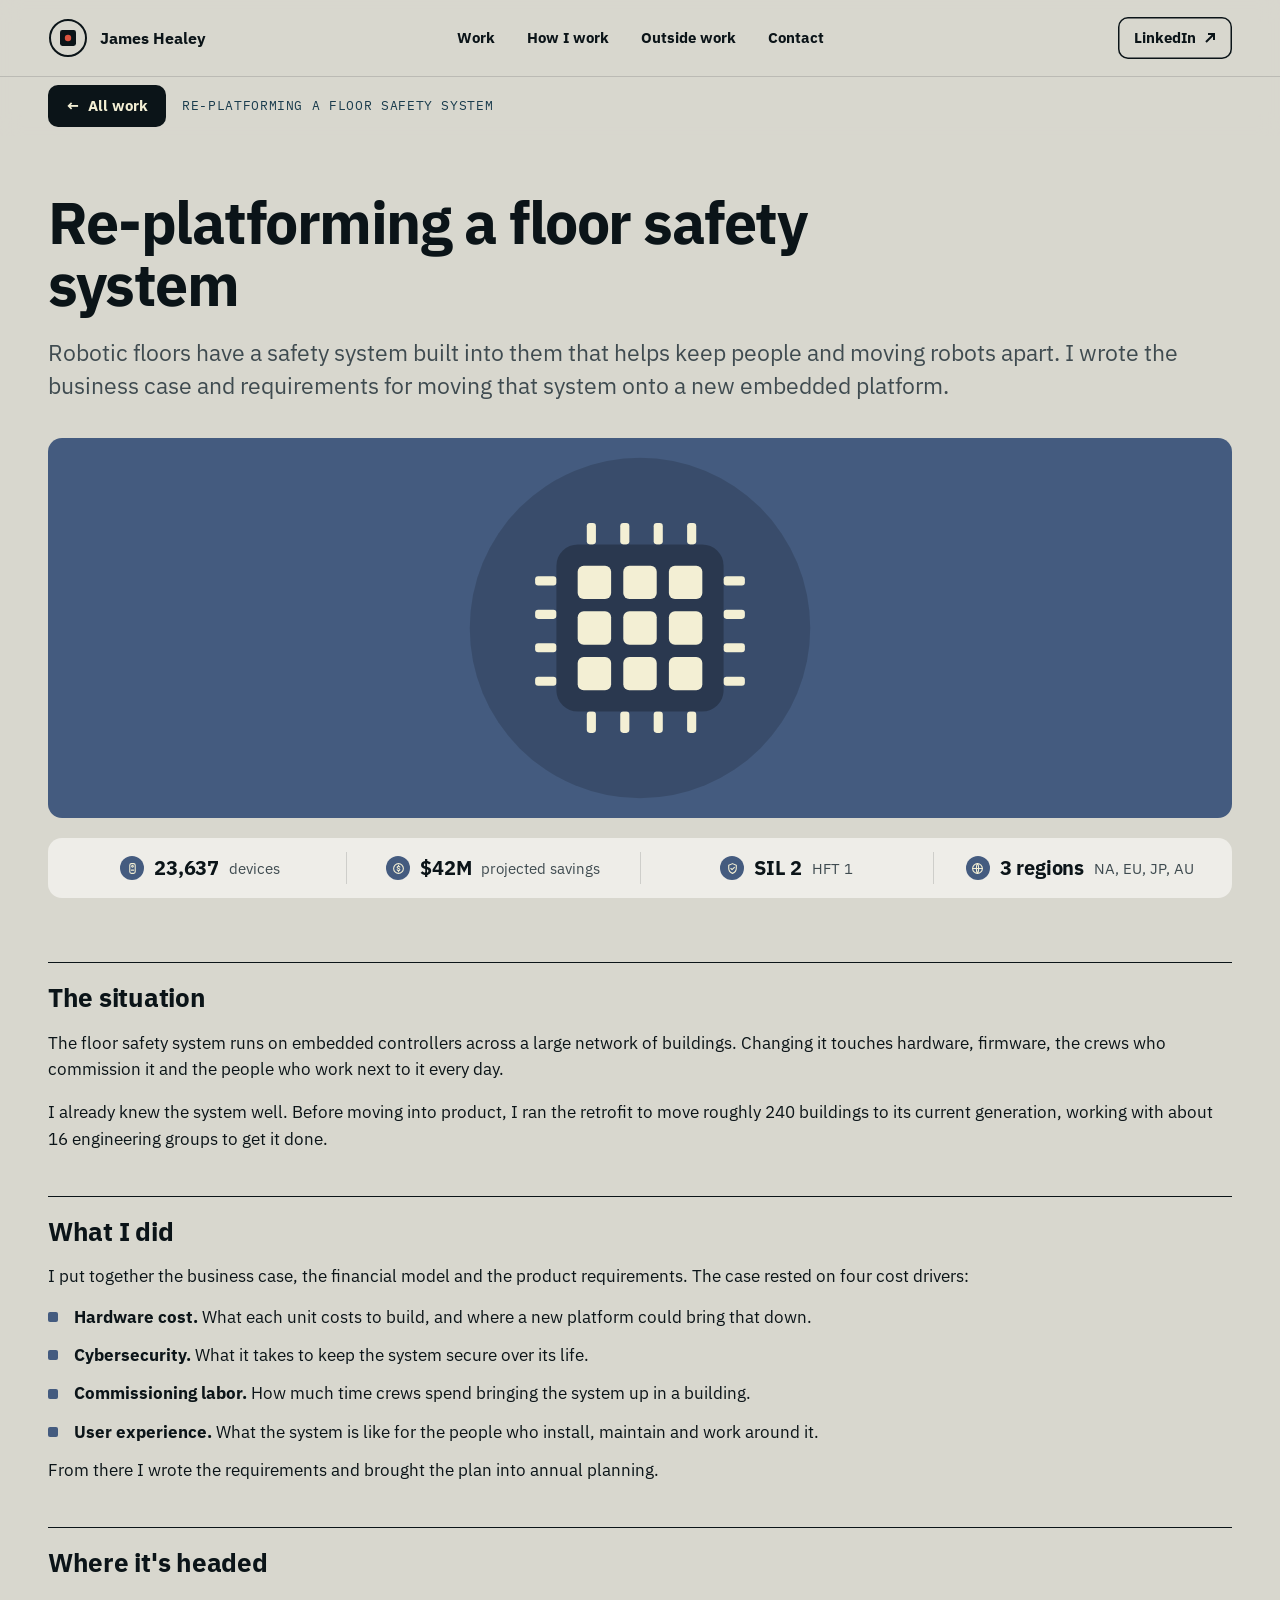
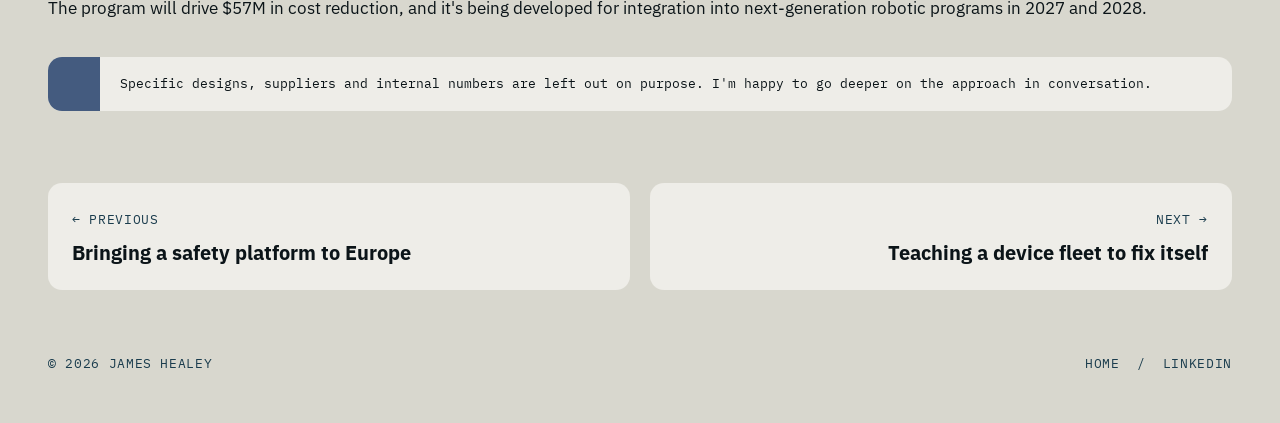
<file: case-study-embedded-platform.html>
<!doctype html>
<html lang="en">
<head>
  <meta charset="utf-8" />
  <meta name="viewport" content="width=device-width, initial-scale=1" />
  <title>Re-platforming a floor safety system | James Healey</title>
  <meta name="description" content="How I built the business case and requirements to re-platform an embedded floor safety system." />
  <meta name="theme-color" content="#d8d7ce" />
  <link rel="icon" href="favicon.svg" type="image/svg+xml">
  <meta property="og:type" content="article" />
  <meta property="og:title" content="Re-platforming a floor safety system" />
  <meta property="og:description" content="How I built the business case and requirements to re-platform an embedded floor safety system." />
  <meta property="og:image" content="https://jameschealey.com/social.png" />
  <meta name="twitter:card" content="summary_large_image" />
  <link rel="preconnect" href="https://fonts.googleapis.com">
  <link rel="preconnect" href="https://fonts.gstatic.com" crossorigin>
  <link href="https://fonts.googleapis.com/css2?family=IBM+Plex+Mono:wght@400;500&family=IBM+Plex+Sans:wght@400;700&display=swap" rel="stylesheet">
  <link rel="stylesheet" href="styles.css">
  <script>document.documentElement.className += ' js';</script>
</head>
<body>
  <header class="site-header">
    <div class="wrap">
      <a class="logo" href="/" aria-label="James Healey, home">
        <svg viewBox="0 0 100 100" aria-hidden="true"><circle class="ring" cx="50" cy="50" r="45"/><g class="bot"><rect x="30" y="30" width="40" height="40" rx="6"/></g><circle class="eye" cx="50" cy="50" r="8"/></svg>
        <span>James Healey</span>
      </a>
      <nav class="site-nav" aria-label="Main">
        <a href="/#work">Work</a>
        <a href="/#how">How I work</a>
        <a href="/#outside">Outside work</a>
        <a href="/#contact">Contact</a>
      </nav>
      <div class="header-right">
        <a href="https://www.linkedin.com/in/jameschealey/" target="_blank" rel="noreferrer">LinkedIn <svg class="arrow" viewBox="0 0 12 12"><path d="M2 10L10 2M4 2h6v6"/></svg></a>
      </div>
    </div>
    <div class="subbar">
      <div class="wrap">
        <a class="back-pill" href="/#work"><span>&larr;</span> All work</a>
        <p class="subbar-title">Re-platforming a floor safety system</p>
      </div>
    </div>
  </header>

  <main style="--c: var(--c-slate)">
    <section class="cs-hero">
      <div class="wrap">
        <h1>Re-platforming a floor safety system</h1>
        <p class="lede">Robotic floors have a safety system built into them that helps keep people and moving robots apart. I wrote the business case and requirements for moving that system onto a new embedded platform.</p>
        <div class="cs-graphic reveal" data-graphic="platform"></div>
        <div class="metrics">
          <div class="metric reveal" style="--i:0"><span class="ico"><svg viewBox="0 0 24 24" aria-hidden="true"><rect x="7" y="3" width="10" height="18" rx="3"/><circle cx="12" cy="8" r="1.6"/><path d="M10 15h4"/></svg></span><span class="val"><span data-count="30000" data-prefix="" data-suffix="">30,000</span></span><span class="lbl">devices</span></div>
          <div class="metric reveal" style="--i:1"><span class="ico"><svg viewBox="0 0 24 24" aria-hidden="true"><circle cx="12" cy="12" r="9"/><path d="M14.5 9.3c-.5-.9-1.4-1.4-2.5-1.4-1.4 0-2.5.8-2.5 2s1.1 1.6 2.5 2 2.5.8 2.5 2-1.1 2-2.5 2c-1.1 0-2.1-.6-2.5-1.5M12 6.3v1.6M12 16v1.7"/></svg></span><span class="val"><span data-count="57" data-prefix="$" data-suffix="M">$57M</span></span><span class="lbl">projected savings</span></div>
          <div class="metric reveal" style="--i:2"><span class="ico"><svg viewBox="0 0 24 24" aria-hidden="true"><path d="M12 3l7 3v5.5c0 4.6-3.2 8-7 9.5-3.8-1.5-7-4.9-7-9.5V6z"/><path d="M9 12l2.2 2.2L15.5 10"/></svg></span><span class="val">SIL 2</span><span class="lbl">HFT 1</span></div>
          <div class="metric reveal" style="--i:3"><span class="ico"><svg viewBox="0 0 24 24" aria-hidden="true"><circle cx="12" cy="12" r="9"/><path d="M3 12h18M12 3c2.8 2.8 2.8 15.2 0 18M12 3c-2.8 2.8-2.8 15.2 0 18"/></svg></span><span class="val"><span data-count="4" data-prefix="" data-suffix=" regions">4 regions</span></span><span class="lbl">NA, EU, JP, AU</span></div>
        </div>
      </div>
    </section>

    <div class="wrap cs-layout">
      <article class="cs-body">
        <h2>The situation</h2>
        <p>The floor safety system runs on embedded controllers across a large network of buildings. Changing it touches hardware, firmware, the crews who commission it and the people who work next to it every day.</p>
        <p>I already knew the system well. Before moving into product, I ran the retrofit to move roughly 240 buildings to its current generation, working with about 16 engineering groups to get it done.</p>

        <h2>What I did</h2>
        <p>I put together the business case, the financial model and the product requirements. The case rested on four cost drivers:</p>
        <ul>
          <li><strong>Hardware cost.</strong> What each unit costs to build, and where a new platform could bring that down.</li>
          <li><strong>Cybersecurity.</strong> What it takes to keep the system secure over its life.</li>
          <li><strong>Commissioning labor.</strong> How much time crews spend bringing the system up in a building.</li>
          <li><strong>User experience.</strong> What the system is like for the people who install, maintain and work around it.</li>
        </ul>
        <p>From there I wrote the requirements and brought the plan into annual planning.</p>

        <h2>Where it's headed</h2>
        <p>The program will drive $57M in cost reduction, and it's being developed for integration into next-generation robotic programs in 2027 and 2028.</p>
        <div class="aside"><span></span><p>Specific designs, suppliers and internal numbers are left out on purpose. I'm happy to go deeper on the approach in conversation.</p></div>
      </article>
    </div>

    <div class="wrap">
      <nav class="cs-next" aria-label="More case studies">
        <a href="case-study-eu-pilot.html"><span class="meta">&larr; Previous</span><span class="title">Bringing a safety platform to Europe</span></a>
        <a href="case-study-self-healing.html"><span class="meta">Next &rarr;</span><span class="title">Teaching a device fleet to fix itself</span></a>
      </nav>
    </div>
  </main>

  <footer class="site-footer">
    <div class="wrap meta">
      <span>&copy; 2026 James Healey</span>
      <span><a href="/">Home</a> &nbsp;/&nbsp; <a href="https://www.linkedin.com/in/jameschealey/" target="_blank" rel="noreferrer">LinkedIn</a></span>
    </div>
  </footer>

  <button class="to-top" type="button" aria-label="Back to top"><svg viewBox="0 0 16 16" aria-hidden="true"><path d="M8 13V3M3.5 7.5L8 3l4.5 4.5"/></svg></button>
  <script src="site.js"></script>
  <script data-goatcounter="https://genheals.goatcounter.com/count" async src="//gc.zgo.at/count.js"></script>
</body>
</html>
</file>
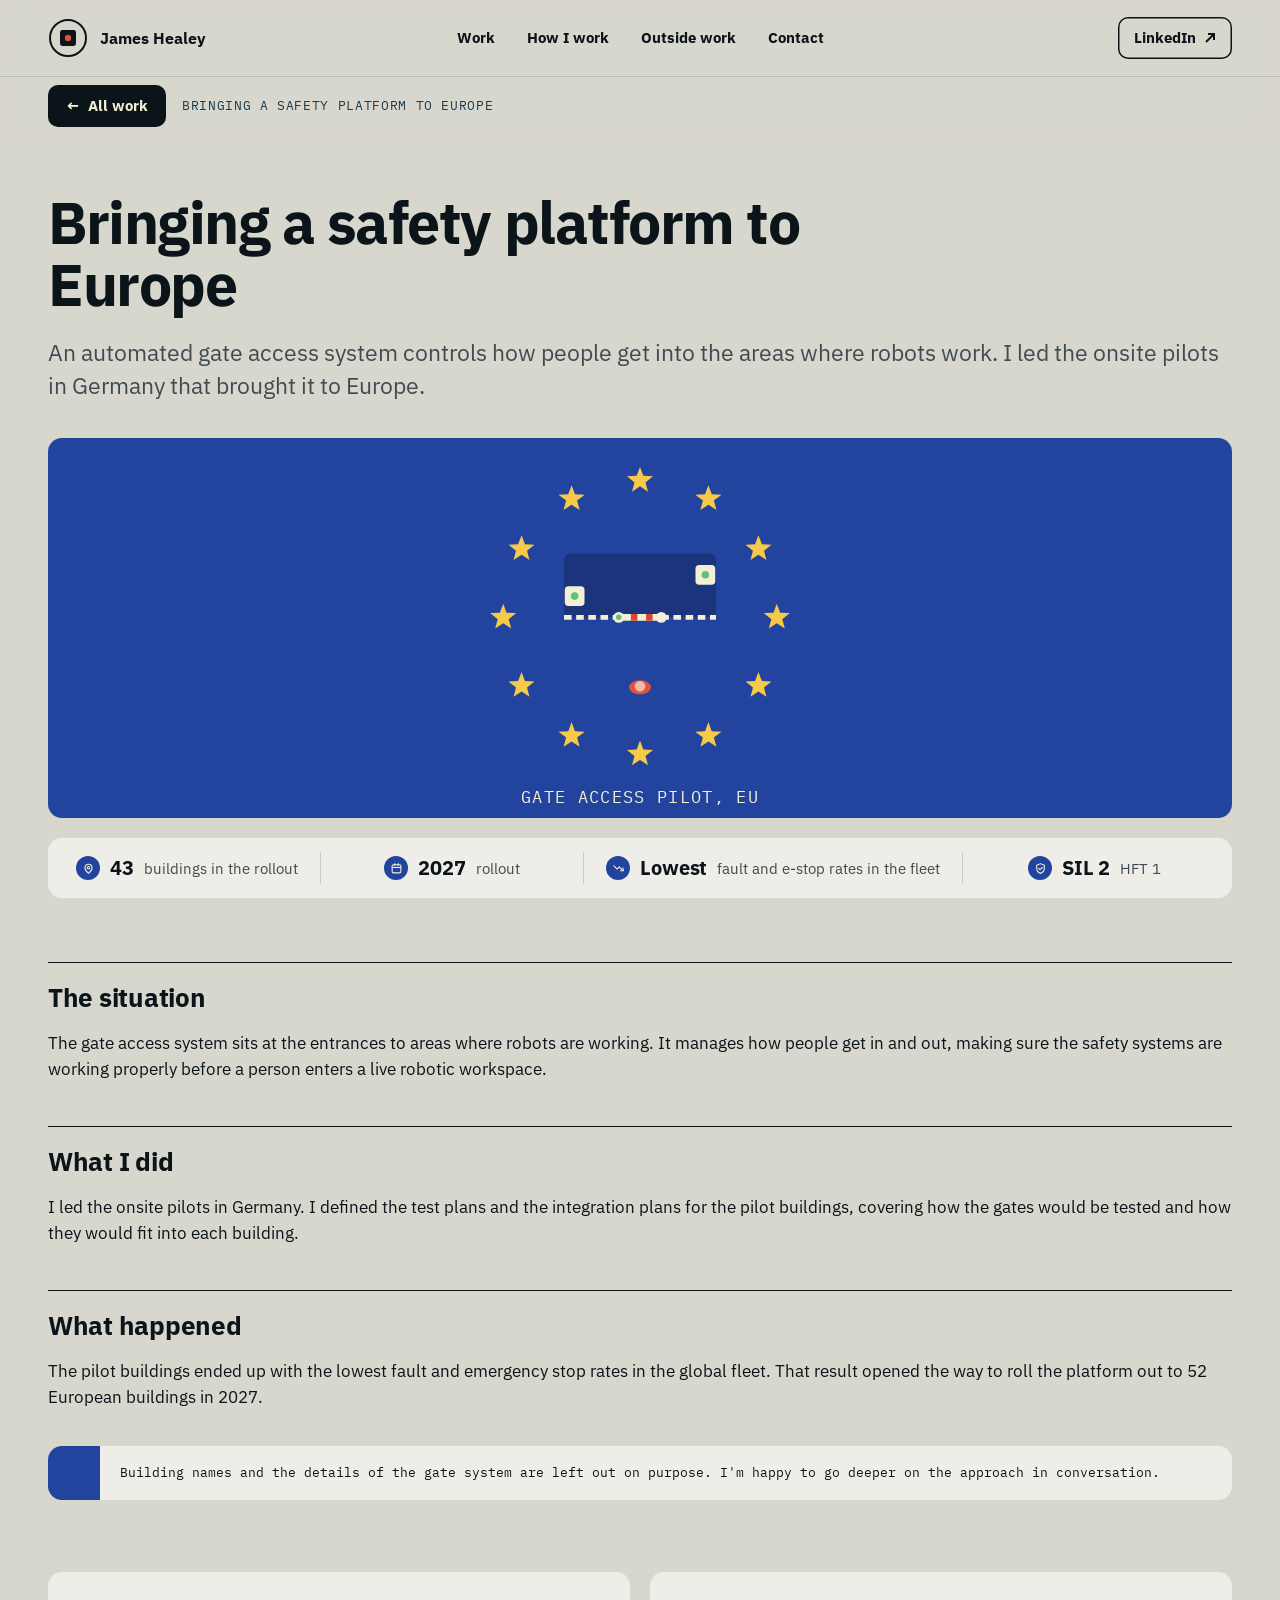
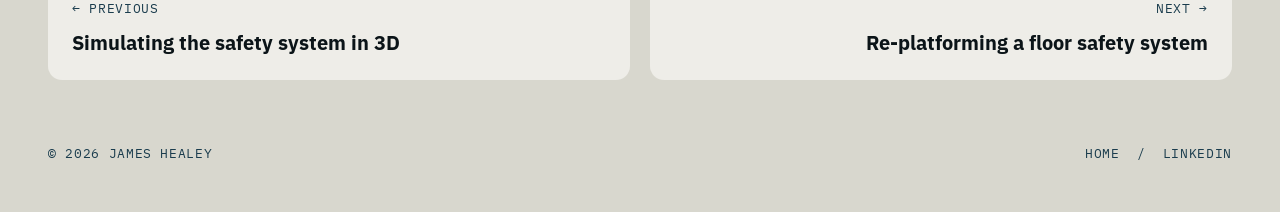
<file: case-study-eu-pilot.html>
<!doctype html>
<html lang="en">
<head>
  <meta charset="utf-8" />
  <meta name="viewport" content="width=device-width, initial-scale=1" />
  <title>Bringing a safety platform to Europe | James Healey</title>
  <meta name="description" content="How I led the pilots that brought an automated gate access safety platform to Europe." />
  <meta name="theme-color" content="#d8d7ce" />
  <link rel="icon" href="favicon.svg" type="image/svg+xml">
  <meta property="og:type" content="article" />
  <meta property="og:title" content="Bringing a safety platform to Europe" />
  <meta property="og:description" content="How I led the pilots that brought an automated gate access safety platform to Europe." />
  <meta property="og:image" content="https://jameschealey.com/social.png" />
  <meta name="twitter:card" content="summary_large_image" />
  <link rel="preconnect" href="https://fonts.googleapis.com">
  <link rel="preconnect" href="https://fonts.gstatic.com" crossorigin>
  <link href="https://fonts.googleapis.com/css2?family=IBM+Plex+Mono:wght@400;500&family=IBM+Plex+Sans:wght@400;700&display=swap" rel="stylesheet">
  <link rel="stylesheet" href="styles.css">
  <script>document.documentElement.className += ' js';</script>
</head>
<body>
  <header class="site-header">
    <div class="wrap">
      <a class="logo" href="/" aria-label="James Healey, home">
        <svg viewBox="0 0 100 100" aria-hidden="true"><circle class="ring" cx="50" cy="50" r="45"/><g class="bot"><rect x="30" y="30" width="40" height="40" rx="6"/></g><circle class="eye" cx="50" cy="50" r="8"/></svg>
        <span>James Healey</span>
      </a>
      <nav class="site-nav" aria-label="Main">
        <a href="/#work">Work</a>
        <a href="/#how">How I work</a>
        <a href="/#outside">Outside work</a>
        <a href="/#contact">Contact</a>
      </nav>
      <div class="header-right">
        <a href="https://www.linkedin.com/in/jameschealey/" target="_blank" rel="noreferrer">LinkedIn <svg class="arrow" viewBox="0 0 12 12"><path d="M2 10L10 2M4 2h6v6"/></svg></a>
      </div>
    </div>
    <div class="subbar">
      <div class="wrap">
        <a class="back-pill" href="/#work"><span>&larr;</span> All work</a>
        <p class="subbar-title">Bringing a safety platform to Europe</p>
      </div>
    </div>
  </header>

  <main style="--c: var(--c-eu)">
    <section class="cs-hero">
      <div class="wrap">
        <h1>Bringing a safety platform to Europe</h1>
        <p class="lede">An automated gate access system controls how people get into the areas where robots work. I led the onsite pilots in Germany that brought it to Europe.</p>
        <div class="cs-graphic reveal" data-graphic="gate"></div>
        <div class="metrics">
          <div class="metric reveal" style="--i:0"><span class="ico"><svg viewBox="0 0 24 24" aria-hidden="true"><path d="M12 21s-6.5-5.8-6.5-10.5a6.5 6.5 0 0 1 13 0C18.5 15.2 12 21 12 21z"/><circle cx="12" cy="10.5" r="2.3"/></svg></span><span class="val"><span data-count="52" data-prefix="" data-suffix="">52</span></span><span class="lbl">buildings in the rollout</span></div>
          <div class="metric reveal" style="--i:1"><span class="ico"><svg viewBox="0 0 24 24" aria-hidden="true"><rect x="4" y="5" width="16" height="15" rx="2"/><path d="M4 10h16M9 3v4M15 3v4"/></svg></span><span class="val">2027</span><span class="lbl">rollout</span></div>
          <div class="metric reveal" style="--i:2"><span class="ico"><svg viewBox="0 0 24 24" aria-hidden="true"><path d="M3.5 7l6 6 4-4 7 7"/><path d="M20.5 11v5h-5"/></svg></span><span class="val">Lowest</span><span class="lbl">fault and e-stop rates in the fleet</span></div>
          <div class="metric reveal" style="--i:3"><span class="ico"><svg viewBox="0 0 24 24" aria-hidden="true"><path d="M12 3l7 3v5.5c0 4.6-3.2 8-7 9.5-3.8-1.5-7-4.9-7-9.5V6z"/><path d="M9 12l2.2 2.2L15.5 10"/></svg></span><span class="val">SIL 2</span><span class="lbl">HFT 1</span></div>
        </div>
      </div>
    </section>

    <div class="wrap cs-layout">
      <article class="cs-body">
        <h2>The situation</h2>
        <p>The gate access system sits at the entrances to areas where robots are working. It manages how people get in and out, making sure the safety systems are working properly before a person enters a live robotic workspace.</p>

        <h2>What I did</h2>
        <p>I led the onsite pilots in Germany. I defined the test plans and the integration plans for the pilot buildings, covering how the gates would be tested and how they would fit into each building.</p>

        <h2>What happened</h2>
        <p>The pilot buildings ended up with the lowest fault and emergency stop rates in the global fleet. That result opened the way to roll the platform out to 52 European buildings in 2027.</p>
        <div class="aside"><span></span><p>Building names and the details of the gate system are left out on purpose. I'm happy to go deeper on the approach in conversation.</p></div>
      </article>
    </div>

    <div class="wrap">
      <nav class="cs-next" aria-label="More case studies">
        <a href="case-study-safety-simulation.html"><span class="meta">&larr; Previous</span><span class="title">Simulating the safety system in 3D</span></a>
        <a href="case-study-embedded-platform.html"><span class="meta">Next &rarr;</span><span class="title">Re-platforming a floor safety system</span></a>
      </nav>
    </div>
  </main>

  <footer class="site-footer">
    <div class="wrap meta">
      <span>&copy; 2026 James Healey</span>
      <span><a href="/">Home</a> &nbsp;/&nbsp; <a href="https://www.linkedin.com/in/jameschealey/" target="_blank" rel="noreferrer">LinkedIn</a></span>
    </div>
  </footer>

  <button class="to-top" type="button" aria-label="Back to top"><svg viewBox="0 0 16 16" aria-hidden="true"><path d="M8 13V3M3.5 7.5L8 3l4.5 4.5"/></svg></button>
  <script src="site.js"></script>
  <script data-goatcounter="https://genheals.goatcounter.com/count" async src="//gc.zgo.at/count.js"></script>
</body>
</html>
</file>
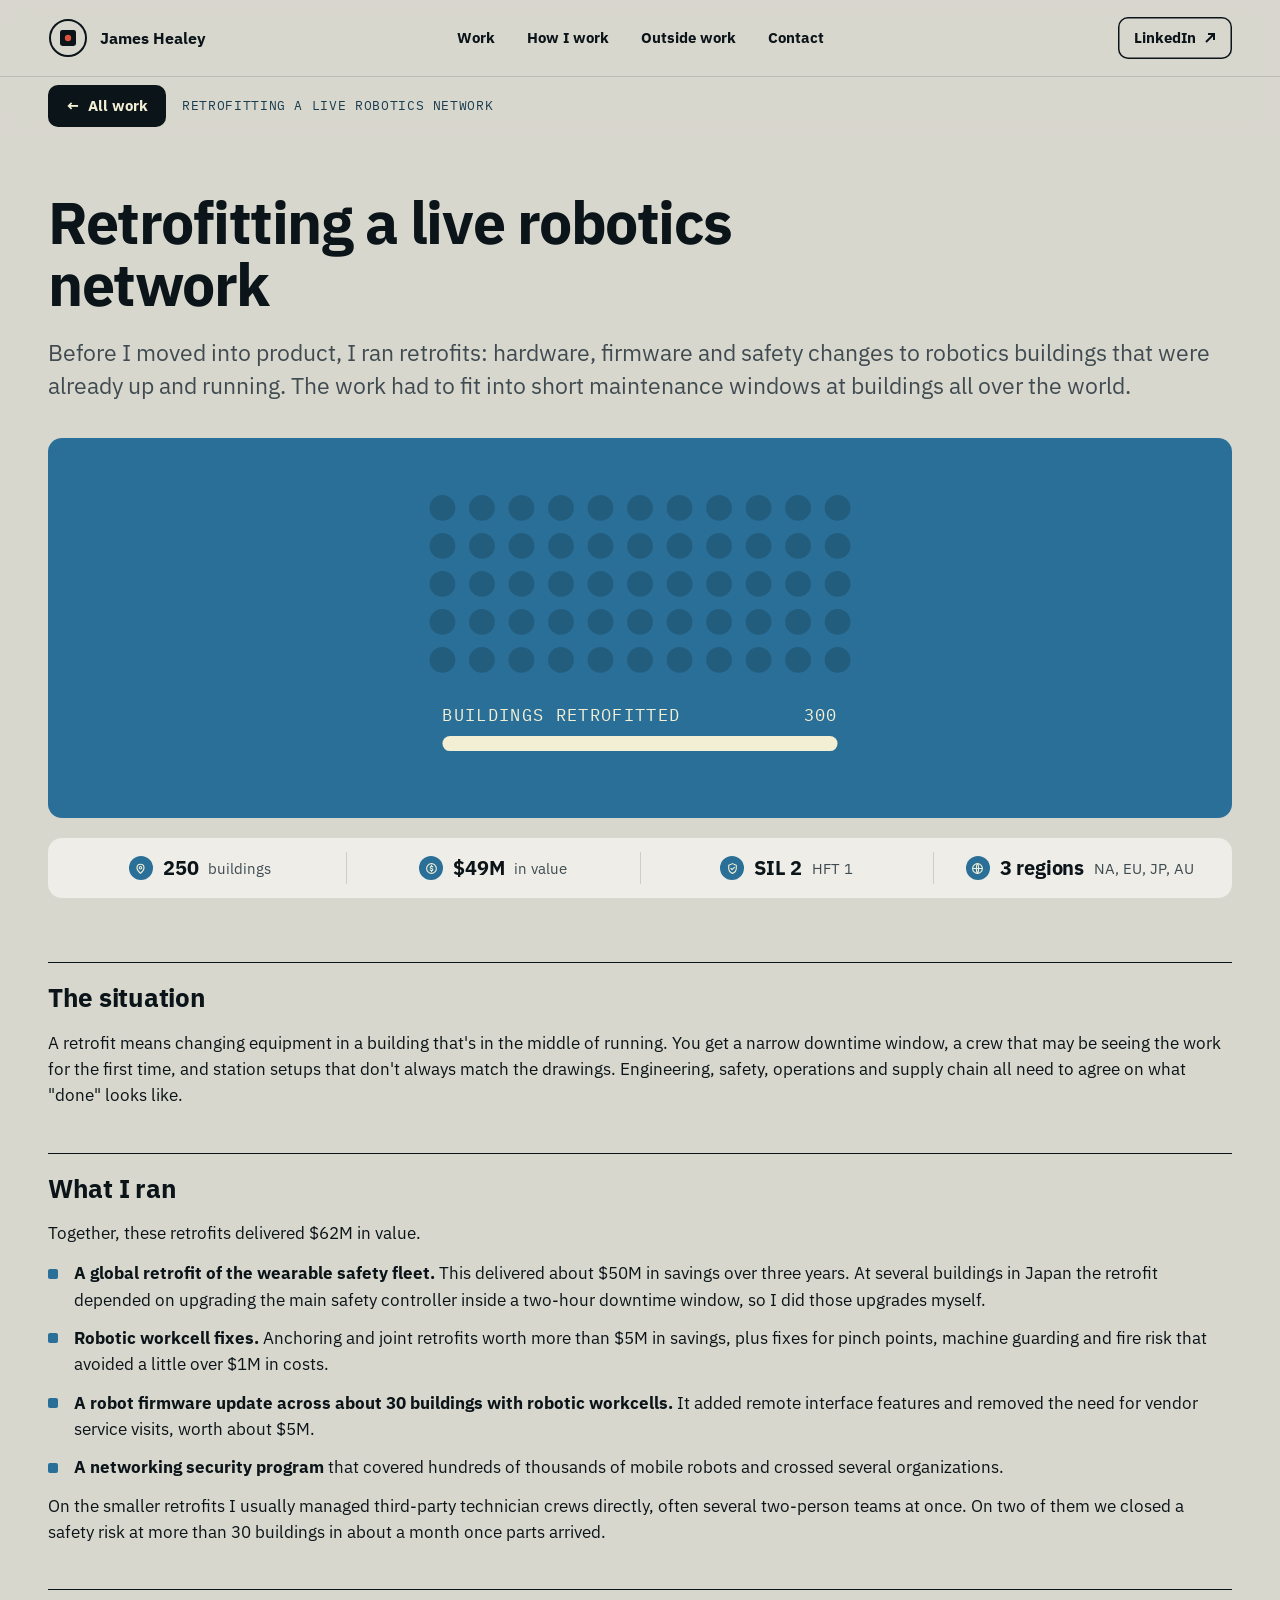
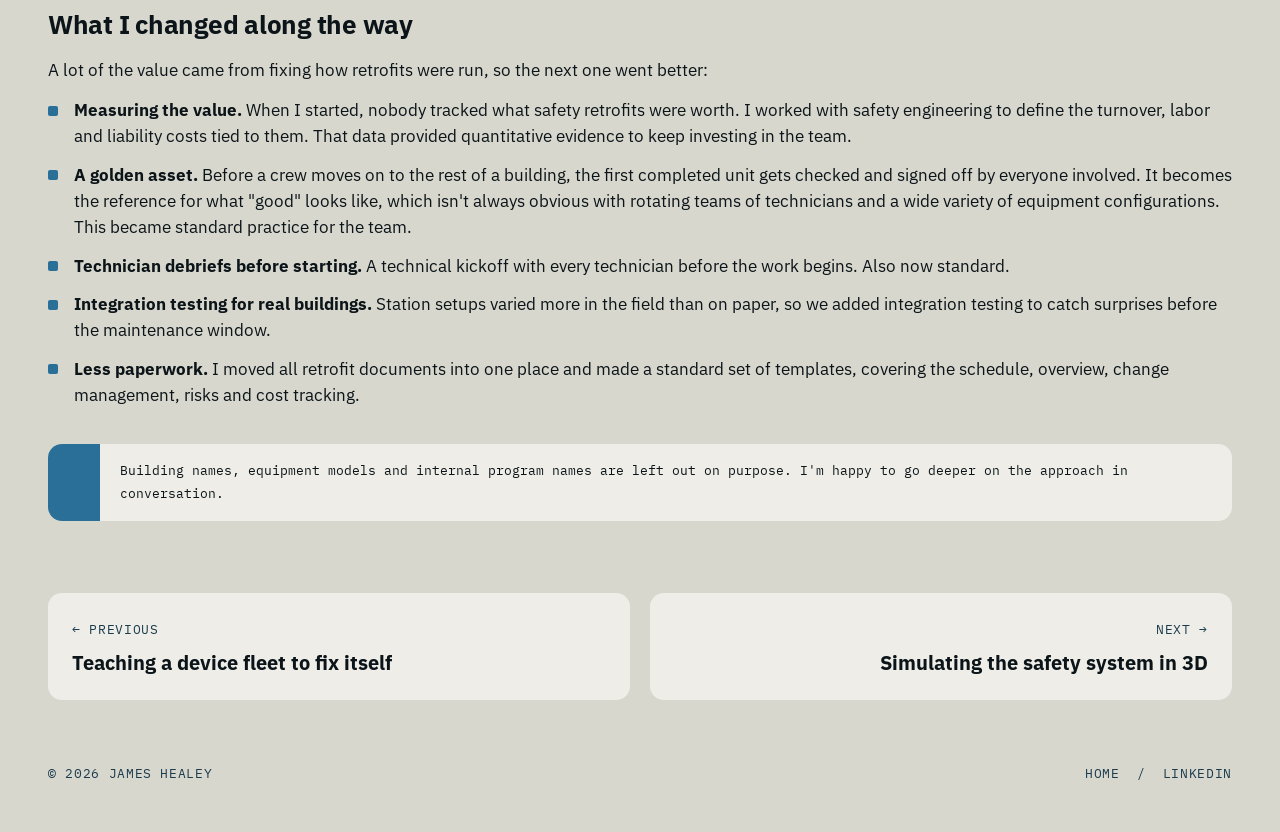
<file: case-study-global-rollout.html>
<!doctype html>
<html lang="en">
<head>
  <meta charset="utf-8" />
  <meta name="viewport" content="width=device-width, initial-scale=1" />
  <title>Retrofitting a live robotics network | James Healey</title>
  <meta name="description" content="How I ran hardware and safety retrofits across 300 live robotics buildings." />
  <meta name="theme-color" content="#d8d7ce" />
  <link rel="icon" href="favicon.svg" type="image/svg+xml">
  <meta property="og:type" content="article" />
  <meta property="og:title" content="Retrofitting a live robotics network" />
  <meta property="og:description" content="How I ran hardware and safety retrofits across 300 live robotics buildings." />
  <meta property="og:image" content="https://jameschealey.com/social.png" />
  <meta name="twitter:card" content="summary_large_image" />
  <link rel="preconnect" href="https://fonts.googleapis.com">
  <link rel="preconnect" href="https://fonts.gstatic.com" crossorigin>
  <link href="https://fonts.googleapis.com/css2?family=IBM+Plex+Mono:wght@400;500&family=IBM+Plex+Sans:wght@400;700&display=swap" rel="stylesheet">
  <link rel="stylesheet" href="styles.css">
  <script>document.documentElement.className += ' js';</script>
</head>
<body>
  <header class="site-header">
    <div class="wrap">
      <a class="logo" href="/" aria-label="James Healey, home">
        <svg viewBox="0 0 100 100" aria-hidden="true"><circle class="ring" cx="50" cy="50" r="45"/><g class="bot"><rect x="30" y="30" width="40" height="40" rx="6"/></g><circle class="eye" cx="50" cy="50" r="8"/></svg>
        <span>James Healey</span>
      </a>
      <nav class="site-nav" aria-label="Main">
        <a href="/#work">Work</a>
        <a href="/#how">How I work</a>
        <a href="/#outside">Outside work</a>
        <a href="/#contact">Contact</a>
      </nav>
      <div class="header-right">
        <a href="https://www.linkedin.com/in/jameschealey/" target="_blank" rel="noreferrer">LinkedIn <svg class="arrow" viewBox="0 0 12 12"><path d="M2 10L10 2M4 2h6v6"/></svg></a>
      </div>
    </div>
    <div class="subbar">
      <div class="wrap">
        <a class="back-pill" href="/#work"><span>&larr;</span> All work</a>
        <p class="subbar-title">Retrofitting a live robotics network</p>
      </div>
    </div>
  </header>

  <main style="--c: var(--c-steel)">
    <section class="cs-hero">
      <div class="wrap">
        <h1>Retrofitting a live robotics network</h1>
        <p class="lede">Before I moved into product, I ran retrofits: hardware, firmware and safety changes to robotics buildings that were already up and running. The work had to fit into short maintenance windows at buildings all over the world.</p>
        <div class="cs-graphic reveal" data-graphic="network"></div>
        <div class="metrics">
          <div class="metric reveal" style="--i:0"><span class="ico"><svg viewBox="0 0 24 24" aria-hidden="true"><path d="M12 21s-6.5-5.8-6.5-10.5a6.5 6.5 0 0 1 13 0C18.5 15.2 12 21 12 21z"/><circle cx="12" cy="10.5" r="2.3"/></svg></span><span class="val"><span data-count="300" data-prefix="" data-suffix="">300</span></span><span class="lbl">buildings</span></div>
          <div class="metric reveal" style="--i:1"><span class="ico"><svg viewBox="0 0 24 24" aria-hidden="true"><circle cx="12" cy="12" r="9"/><path d="M14.5 9.3c-.5-.9-1.4-1.4-2.5-1.4-1.4 0-2.5.8-2.5 2s1.1 1.6 2.5 2 2.5.8 2.5 2-1.1 2-2.5 2c-1.1 0-2.1-.6-2.5-1.5M12 6.3v1.6M12 16v1.7"/></svg></span><span class="val"><span data-count="62" data-prefix="$" data-suffix="M">$62M</span></span><span class="lbl">in value</span></div>
          <div class="metric reveal" style="--i:2"><span class="ico"><svg viewBox="0 0 24 24" aria-hidden="true"><path d="M12 3l7 3v5.5c0 4.6-3.2 8-7 9.5-3.8-1.5-7-4.9-7-9.5V6z"/><path d="M9 12l2.2 2.2L15.5 10"/></svg></span><span class="val">SIL 2</span><span class="lbl">HFT 1</span></div>
          <div class="metric reveal" style="--i:3"><span class="ico"><svg viewBox="0 0 24 24" aria-hidden="true"><circle cx="12" cy="12" r="9"/><path d="M3 12h18M12 3c2.8 2.8 2.8 15.2 0 18M12 3c-2.8 2.8-2.8 15.2 0 18"/></svg></span><span class="val"><span data-count="4" data-prefix="" data-suffix=" regions">4 regions</span></span><span class="lbl">NA, EU, JP, AU</span></div>
        </div>
      </div>
    </section>

    <div class="wrap cs-layout">
      <article class="cs-body">
        <h2>The situation</h2>
        <p>A retrofit means changing equipment in a building that's in the middle of running. You get a narrow downtime window, a crew that may be seeing the work for the first time, and station setups that don't always match the drawings. Engineering, safety, operations and supply chain all need to agree on what "done" looks like.</p>

        <h2>What I ran</h2>
        <p>Together, these retrofits delivered $62M in value.</p>
        <ul>
          <li><strong>A global retrofit of the wearable safety fleet.</strong> This delivered about $50M in savings over three years. At several buildings in Japan the retrofit depended on upgrading the main safety controller inside a two-hour downtime window, so I did those upgrades myself.</li>
          <li><strong>Robotic workcell fixes.</strong> Anchoring and joint retrofits worth more than $5M in savings, plus fixes for pinch points, machine guarding and fire risk that avoided a little over $1M in costs.</li>
          <li><strong>A robot firmware update across about 30 buildings with robotic workcells.</strong> It added remote interface features and removed the need for vendor service visits, worth about $5M.</li>
          <li><strong>A networking security program</strong> that covered hundreds of thousands of mobile robots and crossed several organizations.</li>
        </ul>
        <p>On the smaller retrofits I usually managed third-party technician crews directly, often several two-person teams at once. On two of them we closed a safety risk at more than 30 buildings in about a month once parts arrived.</p>

        <h2>What I changed along the way</h2>
        <p>A lot of the value came from fixing how retrofits were run, so the next one went better:</p>
        <ul>
          <li><strong>Measuring the value.</strong> When I started, nobody tracked what safety retrofits were worth. I worked with safety engineering to define the turnover, labor and liability costs tied to them. That data provided quantitative evidence to keep investing in the team.</li>
          <li><strong>A golden asset.</strong> Before a crew moves on to the rest of a building, the first completed unit gets checked and signed off by everyone involved. It becomes the reference for what "good" looks like, which isn't always obvious with rotating teams of technicians and a wide variety of equipment configurations. This became standard practice for the team.</li>
          <li><strong>Technician debriefs before starting.</strong> A technical kickoff with every technician before the work begins. Also now standard.</li>
          <li><strong>Integration testing for real buildings.</strong> Station setups varied more in the field than on paper, so we added integration testing to catch surprises before the maintenance window.</li>
          <li><strong>Less paperwork.</strong> I moved all retrofit documents into one place and made a standard set of templates, covering the schedule, overview, change management, risks and cost tracking.</li>
        </ul>
        <div class="aside"><span></span><p>Building names, equipment models and internal program names are left out on purpose. I'm happy to go deeper on the approach in conversation.</p></div>
      </article>
    </div>

    <div class="wrap">
      <nav class="cs-next" aria-label="More case studies">
        <a href="case-study-self-healing.html"><span class="meta">&larr; Previous</span><span class="title">Teaching a device fleet to fix itself</span></a>
        <a href="case-study-safety-simulation.html"><span class="meta">Next &rarr;</span><span class="title">Simulating the safety system in 3D</span></a>
      </nav>
    </div>
  </main>

  <footer class="site-footer">
    <div class="wrap meta">
      <span>&copy; 2026 James Healey</span>
      <span><a href="/">Home</a> &nbsp;/&nbsp; <a href="https://www.linkedin.com/in/jameschealey/" target="_blank" rel="noreferrer">LinkedIn</a></span>
    </div>
  </footer>

  <button class="to-top" type="button" aria-label="Back to top"><svg viewBox="0 0 16 16" aria-hidden="true"><path d="M8 13V3M3.5 7.5L8 3l4.5 4.5"/></svg></button>
  <script src="site.js"></script>
  <script data-goatcounter="https://genheals.goatcounter.com/count" async src="//gc.zgo.at/count.js"></script>
</body>
</html>
</file>
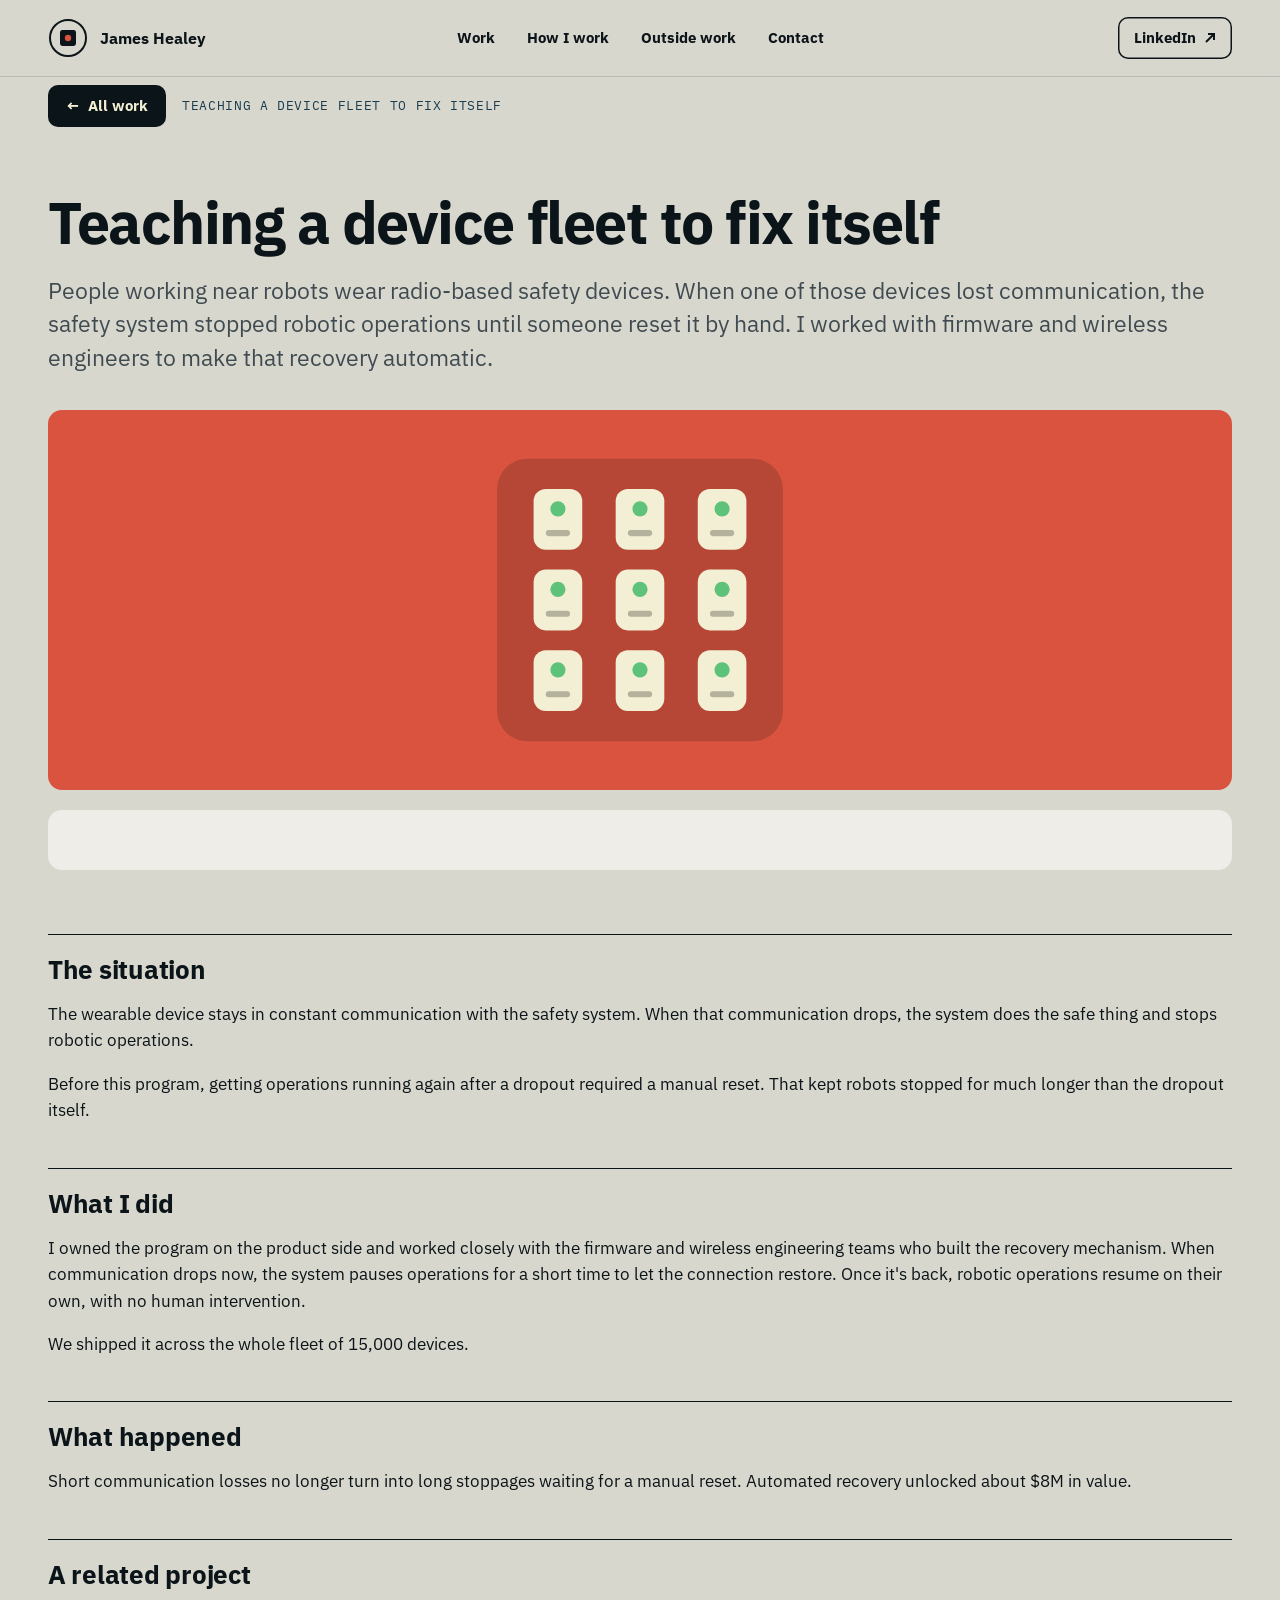
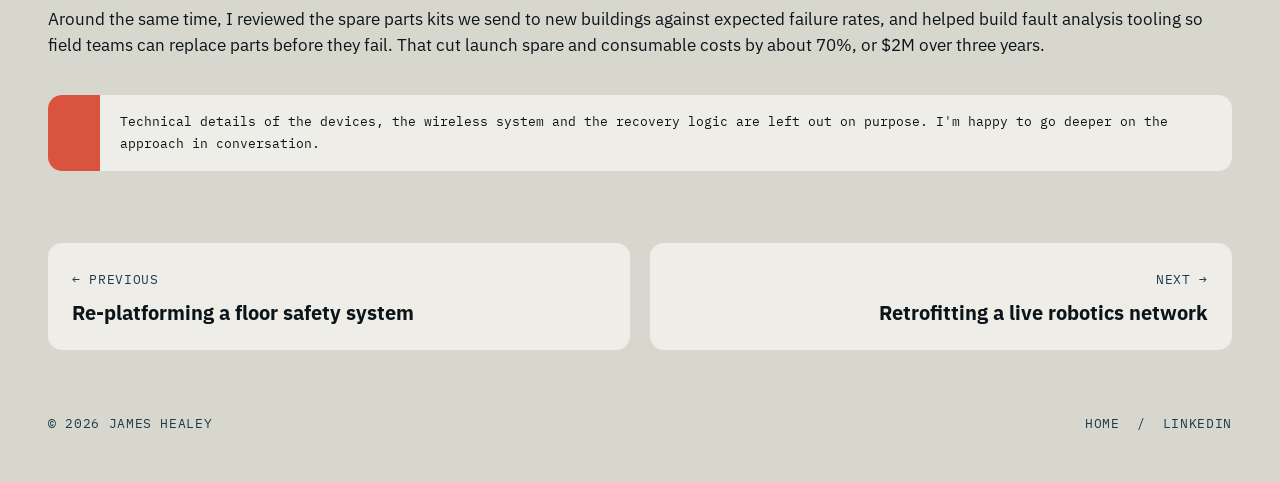
<file: case-study-self-healing.html>
<!doctype html>
<html lang="en">
<head>
  <meta charset="utf-8" />
  <meta name="viewport" content="width=device-width, initial-scale=1" />
  <title>Teaching a device fleet to fix itself | James Healey</title>
  <meta name="description" content="How I shipped automated recovery from communication losses across a fleet of 15,000 wearable safety devices." />
  <meta name="theme-color" content="#d8d7ce" />
  <link rel="icon" href="favicon.svg" type="image/svg+xml">
  <meta property="og:type" content="article" />
  <meta property="og:title" content="Teaching a device fleet to fix itself" />
  <meta property="og:description" content="How I shipped automated recovery from communication losses across a fleet of 15,000 wearable safety devices." />
  <meta property="og:image" content="https://jameschealey.com/social.png" />
  <meta name="twitter:card" content="summary_large_image" />
  <link rel="preconnect" href="https://fonts.googleapis.com">
  <link rel="preconnect" href="https://fonts.gstatic.com" crossorigin>
  <link href="https://fonts.googleapis.com/css2?family=IBM+Plex+Mono:wght@400;500&family=IBM+Plex+Sans:wght@400;700&display=swap" rel="stylesheet">
  <link rel="stylesheet" href="styles.css">
  <script>document.documentElement.className += ' js';</script>
</head>
<body>
  <header class="site-header">
    <div class="wrap">
      <a class="logo" href="/" aria-label="James Healey, home">
        <svg viewBox="0 0 100 100" aria-hidden="true"><circle class="ring" cx="50" cy="50" r="45"/><g class="bot"><rect x="30" y="30" width="40" height="40" rx="6"/></g><circle class="eye" cx="50" cy="50" r="8"/></svg>
        <span>James Healey</span>
      </a>
      <nav class="site-nav" aria-label="Main">
        <a href="/#work">Work</a>
        <a href="/#how">How I work</a>
        <a href="/#outside">Outside work</a>
        <a href="/#contact">Contact</a>
      </nav>
      <div class="header-right">
        <a href="https://www.linkedin.com/in/jameschealey/" target="_blank" rel="noreferrer">LinkedIn <svg class="arrow" viewBox="0 0 12 12"><path d="M2 10L10 2M4 2h6v6"/></svg></a>
      </div>
    </div>
    <div class="subbar">
      <div class="wrap">
        <a class="back-pill" href="/#work"><span>&larr;</span> All work</a>
        <p class="subbar-title">Teaching a device fleet to fix itself</p>
      </div>
    </div>
  </header>

  <main style="--c: var(--c-red)">
    <section class="cs-hero">
      <div class="wrap">
        <h1>Teaching a device fleet to fix itself</h1>
        <p class="lede">People working near robots wear radio-based safety devices. When one of those devices lost communication, the safety system stopped robotic operations until someone reset it by hand. I worked with firmware and wireless engineers to make that recovery automatic.</p>
        <div class="cs-graphic reveal" data-graphic="heal"></div>
        <div class="metrics">
          <div class="metric reveal" style="--i:0"><span class="ico"><svg viewBox="0 0 24 24" aria-hidden="true"><rect x="7" y="3" width="10" height="18" rx="3"/><circle cx="12" cy="8" r="1.6"/><path d="M10 15h4"/></svg></span><span class="val"><span data-count="15000" data-prefix="" data-suffix="">15,000</span></span><span class="lbl">devices</span></div>
          <div class="metric reveal" style="--i:1"><span class="ico"><svg viewBox="0 0 24 24" aria-hidden="true"><circle cx="12" cy="12" r="9"/><path d="M14.5 9.3c-.5-.9-1.4-1.4-2.5-1.4-1.4 0-2.5.8-2.5 2s1.1 1.6 2.5 2 2.5.8 2.5 2-1.1 2-2.5 2c-1.1 0-2.1-.6-2.5-1.5M12 6.3v1.6M12 16v1.7"/></svg></span><span class="val"><span data-count="8" data-prefix="~$" data-suffix="M">~$8M</span></span><span class="lbl">in value</span></div>
          <div class="metric reveal" style="--i:2"><span class="ico"><svg viewBox="0 0 24 24" aria-hidden="true"><path d="M12 3l7 3v5.5c0 4.6-3.2 8-7 9.5-3.8-1.5-7-4.9-7-9.5V6z"/><path d="M9 12l2.2 2.2L15.5 10"/></svg></span><span class="val">SIL 2</span><span class="lbl">HFT 1</span></div>
          <div class="metric reveal" style="--i:3"><span class="ico"><svg viewBox="0 0 24 24" aria-hidden="true"><circle cx="12" cy="12" r="9"/><path d="M3 12h18M12 3c2.8 2.8 2.8 15.2 0 18M12 3c-2.8 2.8-2.8 15.2 0 18"/></svg></span><span class="val"><span data-count="4" data-prefix="" data-suffix=" regions">4 regions</span></span><span class="lbl">NA, EU, JP, AU</span></div>
        </div>
      </div>
    </section>

    <div class="wrap cs-layout">
      <article class="cs-body">
        <h2>The situation</h2>
        <p>The wearable device stays in constant communication with the safety system. When that communication drops, the system does the safe thing and stops robotic operations.</p>
        <p>Before this program, getting operations running again after a dropout required a manual reset. That kept robots stopped for much longer than the dropout itself.</p>

        <h2>What I did</h2>
        <p>I owned the program on the product side and worked closely with the firmware and wireless engineering teams who built the recovery mechanism. When communication drops now, the system pauses operations for a short time to let the connection restore. Once it's back, robotic operations resume on their own, with no human intervention.</p>
        <p>We shipped it across the whole fleet of 15,000 devices.</p>

        <h2>What happened</h2>
        <p>Short communication losses no longer turn into long stoppages waiting for a manual reset. Automated recovery unlocked about $8M in value.</p>

        <h2>A related project</h2>
        <p>Around the same time, I reviewed the spare parts kits we send to new buildings against expected failure rates, and helped build fault analysis tooling so field teams can replace parts before they fail. That cut launch spare and consumable costs by about 70%, or $2M over three years.</p>
        <div class="aside"><span></span><p>Technical details of the devices, the wireless system and the recovery logic are left out on purpose. I'm happy to go deeper on the approach in conversation.</p></div>
      </article>
    </div>

    <div class="wrap">
      <nav class="cs-next" aria-label="More case studies">
        <a href="case-study-embedded-platform.html"><span class="meta">&larr; Previous</span><span class="title">Re-platforming a floor safety system</span></a>
        <a href="case-study-global-rollout.html"><span class="meta">Next &rarr;</span><span class="title">Retrofitting a live robotics network</span></a>
      </nav>
    </div>
  </main>

  <footer class="site-footer">
    <div class="wrap meta">
      <span>&copy; 2026 James Healey</span>
      <span><a href="/">Home</a> &nbsp;/&nbsp; <a href="https://www.linkedin.com/in/jameschealey/" target="_blank" rel="noreferrer">LinkedIn</a></span>
    </div>
  </footer>

  <button class="to-top" type="button" aria-label="Back to top"><svg viewBox="0 0 16 16" aria-hidden="true"><path d="M8 13V3M3.5 7.5L8 3l4.5 4.5"/></svg></button>
  <script src="site.js"></script>
  <script data-goatcounter="https://genheals.goatcounter.com/count" async src="//gc.zgo.at/count.js"></script>
</body>
</html>
</file>
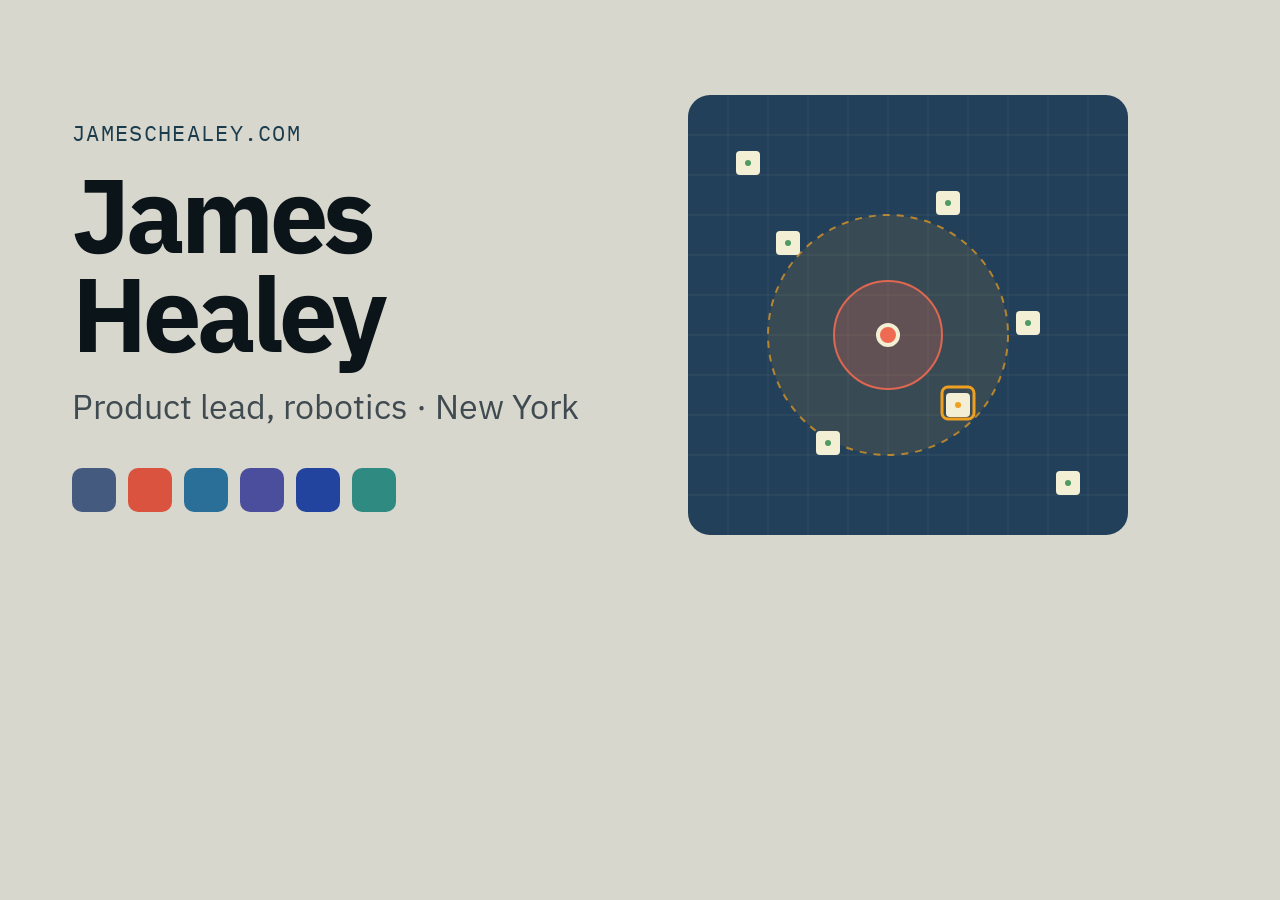
<file: tools/social-card.html>
<!doctype html>
<!-- Source for social.png (1200x630). Render with:
     msedge --headless=new --force-device-scale-factor=1 --window-size=1200,630 --screenshot=social.png tools/social-card.html -->
<html lang="en">
<head>
<meta charset="utf-8">
<link href="https://fonts.googleapis.com/css2?family=IBM+Plex+Mono:wght@400&family=IBM+Plex+Sans:wght@400;700&display=swap" rel="stylesheet">
<style>
  *{margin: 0; padding: 0; box-sizing: border-box}
  html, body{width: 1200px; height: 630px; overflow: hidden; background: #d8d7ce; color: #0b1418; font-family: 'IBM Plex Sans', Arial, sans-serif}
  .card{display: grid; grid-template-columns: 1fr 440px; gap: 48px; align-items: center; height: 100%; padding: 0 72px}
  .meta{font-family: 'IBM Plex Mono', monospace; font-size: 22px; letter-spacing: .06em; text-transform: uppercase; color: #1a3c4d}
  h1{margin-top: 18px; font-size: 104px; font-weight: 700; letter-spacing: -.04em; line-height: .95}
  .role{margin-top: 22px; font-size: 34px; color: #3f4b50}
  .chips{display: flex; gap: 12px; margin-top: 40px}
  .chips span{width: 44px; height: 44px; border-radius: 10px}
  svg{width: 440px; height: 440px; border-radius: 22px; display: block}
</style>
</head>
<body>
  <div class="card">
    <div>
      <p class="meta">jameschealey.com</p>
      <h1>James Healey</h1>
      <p class="role">Product lead, robotics · New York</p>
      <div class="chips">
        <span style="background:#445b7f"></span><span style="background:#d9533f"></span><span style="background:#2a6f97"></span><span style="background:#4a4e9c"></span><span style="background:#22439e"></span><span style="background:#2f8a82"></span>
      </div>
    </div>
    <svg viewBox="0 0 440 440" xmlns="http://www.w3.org/2000/svg">
      <rect width="440" height="440" fill="#22405a"/>
      <g stroke="rgba(243,239,212,.08)">
        <path d="M40 0V440M80 0V440M120 0V440M160 0V440M200 0V440M240 0V440M280 0V440M320 0V440M360 0V440M400 0V440M0 40H440M0 80H440M0 120H440M0 160H440M0 200H440M0 240H440M0 280H440M0 320H440M0 360H440M0 400H440"/>
      </g>
      <circle cx="200" cy="240" r="120" fill="rgba(240,160,32,.1)" stroke="rgba(240,160,32,.7)" stroke-width="2" stroke-dasharray="7 7"/>
      <circle cx="200" cy="240" r="54" fill="rgba(239,106,82,.22)" stroke="rgba(239,106,82,.9)" stroke-width="2"/>
      <circle cx="200" cy="240" r="10" fill="#ef6a52" stroke="#f3efd4" stroke-width="4"/>
      <g fill="#f3efd4">
        <rect x="248" y="96" width="24" height="24" rx="4"/><rect x="88" y="136" width="24" height="24" rx="4"/>
        <rect x="328" y="216" width="24" height="24" rx="4"/><rect x="128" y="336" width="24" height="24" rx="4"/>
        <rect x="368" y="376" width="24" height="24" rx="4"/><rect x="48" y="56" width="24" height="24" rx="4"/>
        <rect x="258" y="298" width="24" height="24" rx="4"/>
      </g>
      <rect x="254" y="292" width="32" height="32" rx="6" fill="none" stroke="#f0a020" stroke-width="3"/>
      <g fill="#4f9b62"><circle cx="260" cy="108" r="3"/><circle cx="100" cy="148" r="3"/><circle cx="340" cy="228" r="3"/><circle cx="140" cy="348" r="3"/><circle cx="380" cy="388" r="3"/><circle cx="60" cy="68" r="3"/></g>
      <circle cx="270" cy="310" r="3" fill="#f0a020"/>
    </svg>
  </div>
</body>
</html>
</file>
<file: styles.css>
:root{
  --bg: #d8d7ce;
  --surface: #eeede8;
  --ink: #0b1418;
  --muted: #3f4b50;
  --meta: #1a3c4d;
  --line: rgba(11,20,24,.14);
  --egg: #f3efd4;
  --shade: rgba(0,0,0,.16);
  --accent: #d9533f;
  --c-slate: #445b7f;
  --c-steel: #2a6f97;
  --c-red: #d9533f;
  --c-green: #4f7f3a;
  --c-mustard: #c29d1f;
  --c-plum: #8e3a78;
  --c-teal: #2f8a82;
  --c-navy: #22405a;
  --c-rust: #b5523b;
  --c-indigo: #4a4e9c;
  --c-eu: #22439e;
  --sans: 'IBM Plex Sans', Arial, sans-serif;
  --mono: 'IBM Plex Mono', ui-monospace, Menlo, monospace;
  --r: 14px;
  --gap: 20px;
  --max: 1240px;
  --ease: cubic-bezier(.2,.7,.2,1);
}

*{box-sizing: border-box; margin: 0; padding: 0}
html{-webkit-text-size-adjust: 100%; scroll-padding-top: 88px; background: var(--bg)}
body{
  background: var(--bg);
  color: var(--ink);
  font-family: var(--sans);
  font-size: 17px;
  line-height: 1.55;
  -webkit-font-smoothing: antialiased;
  overflow-x: hidden;
}
a{color: inherit}
:focus-visible{outline: 2px solid var(--accent); outline-offset: 3px}
.wrap{max-width: var(--max); margin: 0 auto; padding: 0 28px}
.meta{font-family: var(--mono); font-size: 13px; letter-spacing: .05em; text-transform: uppercase; color: var(--meta)}

/* Header */
.site-header{
  position: sticky; top: 0; z-index: 30;
  background: rgba(216,215,206,.86);
  -webkit-backdrop-filter: blur(10px);
  backdrop-filter: blur(10px);
  border-bottom: 1px solid transparent;
  transition: border-color .2s ease;
}
.site-header.scrolled{border-bottom-color: var(--line)}
.site-header .wrap{display: grid; grid-template-columns: 1fr auto 1fr; align-items: center; height: 76px}
.logo{display: inline-flex; align-items: center; gap: 12px; text-decoration: none; font-weight: 700; font-size: 16px}
.logo svg{width: 40px; height: 40px}
.logo svg .ring{fill: none; stroke: var(--ink); stroke-width: 5}
.logo svg .bot{fill: var(--ink)}
.logo svg .eye{fill: var(--accent)}
.logo:hover svg .bot{animation: nudge .9s var(--ease)}
@keyframes nudge{40%{transform: translateX(6px)} 100%{transform: none}}
.site-nav{display: flex; gap: 4px}
.site-nav a{display: inline-flex; align-items: center; min-height: 42px; padding: 0 14px; border-radius: 10px; font-size: 15px; font-weight: 700; text-decoration: none; color: var(--ink); transition: background .2s ease, color .2s ease}
.site-nav a:hover{background: rgba(11,20,24,.08)}
.site-nav a.active{background: var(--ink); color: var(--egg)}
.header-right{justify-self: end}
.header-right a{display: inline-flex; align-items: center; gap: 8px; min-height: 42px; padding: 0 16px; border-radius: 10px; font-size: 15px; font-weight: 700; text-decoration: none; color: var(--ink); box-shadow: inset 0 0 0 1.5px var(--ink); transition: background .2s ease, color .2s ease}
.header-right a:hover{background: var(--ink); color: var(--egg)}

/* Case studies: sticky "All work" bar under the header */
.subbar{border-top: 1px solid var(--line)}
.subbar .wrap{display: flex; align-items: center; gap: 16px; height: 58px}
.back-pill{display: inline-flex; align-items: center; gap: 8px; flex: none; min-height: 42px; padding: 0 18px; border-radius: 10px; background: var(--ink); color: var(--egg); font-size: 15px; font-weight: 700; text-decoration: none; transition: background .2s ease}
.back-pill:hover{background: var(--accent)}
.back-pill span{transition: transform .2s var(--ease)}
.back-pill:hover span{transform: translateX(-3px)}
.subbar-title{min-width: 0; overflow: hidden; white-space: nowrap; text-overflow: ellipsis; font-family: var(--mono); font-size: 13px; letter-spacing: .05em; text-transform: uppercase; color: var(--meta)}
.arrow{width: 12px; height: 12px; stroke: currentColor; stroke-width: 2; fill: none; transition: transform .2s var(--ease)}
a:hover > .arrow{transform: translate(2px,-2px)}

/* Decorative background shapes */
.bg-shapes{position: absolute; inset: 0; overflow: hidden; pointer-events: none; z-index: -1}
.bg-shapes svg{position: absolute; opacity: .07}
.bg-shapes .s1{width: 380px; left: -60px; top: 10px; animation: drift 26s ease-in-out infinite}
.bg-shapes .s2{width: 150px; left: 42%; top: 330px; animation: drift 20s ease-in-out -6s infinite}
.bg-shapes .s3{width: 220px; right: 4%; bottom: -40px; animation: drift 30s ease-in-out -12s infinite}
@keyframes drift{0%, 100%{transform: translate(0,0) rotate(0)} 50%{transform: translate(18px,-14px) rotate(6deg)}}

/* Hero */
.hero{position: relative; padding: 64px 0 40px; isolation: isolate}
.hero-grid{display: grid; grid-template-columns: repeat(12, minmax(0,1fr)); gap: var(--gap); align-items: stretch}
.hero-text{grid-column: 1 / span 7; display: flex; flex-direction: column; justify-content: center}
.hero-text > *{animation: rise .8s var(--ease) both}
.hero-text > :nth-child(2){animation-delay: .08s}
.hero-text > :nth-child(3){animation-delay: .16s}
.hero-text > :nth-child(4){animation-delay: .24s}
.hero h1{font-size: clamp(56px, 7.4vw, 108px); font-weight: 700; line-height: .95; letter-spacing: -.04em}
.hero .role{margin-top: 18px; font-size: clamp(20px, 2vw, 26px); line-height: 1.3; letter-spacing: -.01em}
.hero .role span{color: var(--muted)}
@keyframes rise{from{opacity: 0; transform: translateY(18px)} to{opacity: 1; transform: none}}

.notice{margin-top: 32px; max-width: 700px; background: var(--surface); border-radius: var(--r); border-left: 4px solid var(--ink)}
.notice p{padding: 20px 24px; font-size: clamp(18px, 1.55vw, 21px); line-height: 1.5; color: var(--ink)}

.hero-links{display: flex; gap: 12px; flex-wrap: wrap; margin-top: 24px}
.button{
  display: inline-flex; align-items: center; gap: 10px;
  min-height: 52px; padding: 0 24px; border-radius: 10px;
  font-family: var(--mono); font-size: 14px; letter-spacing: .05em; text-transform: uppercase; text-decoration: none;
  background: var(--ink); color: var(--egg);
  transition: transform .2s var(--ease), background .2s ease;
}
.button:hover{transform: translateY(-2px); background: var(--accent)}
.button.ghost{background: transparent; color: var(--ink); box-shadow: inset 0 0 0 1.5px var(--ink)}
.button.ghost:hover{background: var(--ink); color: var(--egg)}
.button svg{width: 12px; height: 12px; stroke: currentColor; stroke-width: 2; fill: none}

.floor{
  grid-column: 8 / span 5;
  position: relative;
  aspect-ratio: 1 / 1;
  border-radius: var(--r);
  background: var(--c-navy);
  overflow: hidden;
  animation: rise .9s .15s var(--ease) both;
}
.floor{display: flex; flex-direction: column}
.floor-canvas{position: relative; flex: 1 1 0; min-height: 0}
.floor canvas{position: absolute; inset: 0; display: block; width: 100%; height: 100%; cursor: crosshair; touch-action: pan-y}
.floor-head{padding: 12px 16px; background: #172f43; color: var(--egg); font-size: 14px; line-height: 1.4}
.floor-head b{font-weight: 700; color: #ff8a73}
.floor-head b.amber{color: #f0a020}
.floor .floor-bar{position: static}
.floor-bar{position: absolute; left: 0; right: 0; bottom: 0; display: flex; justify-content: space-between; gap: 12px; padding: 12px 16px; background: #172f43; color: var(--egg); font-family: var(--mono); font-size: 12px; letter-spacing: .04em; text-transform: uppercase; pointer-events: none}
.floor-bar b{color: #ff8a73; font-weight: 400}
.floor-bar b.amber{color: #f0a020}

/* Stats */
.stats{display: grid; grid-template-columns: repeat(3, minmax(0,1fr)); gap: var(--gap); margin-top: var(--gap)}
.stat{background: var(--surface); border-radius: var(--r); padding: 22px 24px}
.stat dt{font-size: clamp(32px, 3.6vw, 48px); font-weight: 700; letter-spacing: -.02em; line-height: 1; font-variant-numeric: tabular-nums}
.stat dd{margin-top: 10px; color: var(--muted); font-size: 15px; line-height: 1.45}

/* Sections */
.section{padding: 88px 0 24px}
.section-head{padding-top: 18px; margin-bottom: 32px; border-top: 1.5px solid var(--ink)}
.section-head .meta{margin-bottom: 12px}
.section-head h2{max-width: 760px; font-size: clamp(26px, 2.8vw, 36px); font-weight: 700; letter-spacing: -.015em; line-height: 1.15}
.section-head p{margin-top: 10px; color: var(--muted)}

/* Cards */
.grid{display: grid; grid-template-columns: repeat(3, minmax(0,1fr)); gap: var(--gap)}
.card{
  display: flex; flex-direction: column;
  border-radius: var(--r); overflow: hidden;
  background: var(--surface);
  text-decoration: none; color: inherit;
  transition: transform .35s var(--ease), box-shadow .35s var(--ease);
}
a.card:hover, .card:hover{transform: translateY(-4px); box-shadow: 0 22px 40px -26px rgba(11,20,24,.5)}
.card__graphic{aspect-ratio: 16 / 10; background: var(--c, var(--c-slate)); display: grid; place-items: center; overflow: hidden}
.card__graphic svg{width: 100%; height: 100%; display: block}
.card__body{padding: 20px 22px 22px; display: flex; flex-direction: column; flex: 1}
.card__title{font-size: 22px; font-weight: 700; letter-spacing: -.01em; line-height: 1.2}
.card__desc{margin-top: 12px; color: var(--muted); font-size: 16px; line-height: 1.55}
.card__meta{margin-top: auto; padding-top: 18px; display: flex; justify-content: space-between; align-items: flex-end; gap: 12px}
.card__body .card__meta{border-top: 1px solid var(--line); margin-top: auto}
.card__desc{margin-bottom: 20px}
.card__stat{display: flex; flex-direction: column; gap: 6px}
.card__stat b{font-size: clamp(28px, 2.6vw, 36px); font-weight: 700; letter-spacing: -.02em; line-height: 1; color: var(--c, var(--ink))}
.card__stat span{font-family: var(--mono); font-size: 12px; letter-spacing: .05em; text-transform: uppercase; color: var(--meta)}
.card__meta .read{display: inline-flex; align-items: center; gap: 6px; color: var(--ink)}
.subhead{margin: 48px 0 16px}
.card--wide{grid-column: span 2}
.card--wide .card__graphic{aspect-ratio: 16 / 5}

/* Graphic shapes */
.g-egg{fill: var(--egg)}
.g-shade{fill: var(--shade)}
.g-shade2{fill: rgba(0,0,0,.26)}
.pop{transform-box: fill-box; transform-origin: center}
.js .card .pop, .js .cs-graphic .pop{opacity: 0; transform: scale(.4)}
.js .in .pop{opacity: 1; transform: none; transition: opacity .5s var(--ease), transform .7s var(--ease); transition-delay: calc(var(--o, 0) * 60ms + .1s)}

/* Looping motion inside graphics */
.g-text{font-family: var(--mono); font-size: 11px; letter-spacing: .08em; fill: var(--egg)}
.g-num{font-family: var(--sans); font-weight: 700; font-size: 38px; fill: var(--egg)}
.loop-ring{transform-box: fill-box; transform-origin: center; animation: ring 3s ease-out infinite; animation-delay: calc(var(--o, 0) * 1s)}
@keyframes ring{0%{transform: scale(.6); opacity: .9} 100%{transform: scale(1.6); opacity: 0}}
@keyframes spin{to{transform: rotate(360deg)}}

.trace{fill: none; stroke: var(--egg); stroke-width: 3; stroke-linecap: round; stroke-dasharray: 10 400; animation: travel 1.8s linear infinite; animation-delay: calc(var(--o, 0) * .3s)}
@keyframes travel{from{stroke-dashoffset: 10} to{stroke-dashoffset: -60}}
.trace.long{animation-name: travelLong; animation-duration: 2.4s}
@keyframes travelLong{from{stroke-dashoffset: 10} to{stroke-dashoffset: -120}}
/* Platform: nine blocks glide together into one, then apart */
.merge-sq{transform-box: fill-box; transform-origin: center; animation: chipMerge 6s cubic-bezier(.65,0,.35,1) infinite}
@keyframes chipMerge{0%, 18%{transform: none} 46%, 74%{transform: translate(var(--mx), var(--my)) scale(2.36)} 100%{transform: none}}
.merge-dot{opacity: 0; animation: mergeDot 6s ease infinite}
@keyframes mergeDot{0%, 44%{opacity: 0} 52%, 70%{opacity: 1} 78%, 100%{opacity: 0}}

/* Self-healing fleet: one device at a time faults, recovers (ring draws), then reads OK */
.dev-led{animation: devLed 9s ease infinite; animation-delay: var(--d, 0s)}
@keyframes devLed{0%{fill: #e0442f} 5%{fill: #e0442f} 9%{fill: #f0a020} 13%, 100%{fill: #5fc27a}}
.dev-ring{fill: none; stroke: #f3efd4; stroke-width: 3; stroke-linecap: round; stroke-dasharray: 100; stroke-dashoffset: 100; opacity: 0; transform-box: fill-box; transform-origin: center; transform: rotate(-90deg); animation: devRing 9s ease infinite; animation-delay: var(--d, 0s)}
@keyframes devRing{0%, 4%{stroke-dashoffset: 100; opacity: 1} 13%{stroke-dashoffset: 0; opacity: 1} 18%, 100%{stroke-dashoffset: 0; opacity: 0}}

/* Retrofit: sites light up as crews finish, progress fills */
.site-dot{fill: var(--shade); animation: siteOn 7s var(--ease) infinite; animation-delay: var(--d, 0s)}
@keyframes siteOn{0%, 6%{fill: var(--shade)} 12%, 80%{fill: var(--egg)} 100%{fill: var(--shade)}}
.progress{transform-box: fill-box; transform-origin: left; animation: progress 7s var(--ease) infinite}
@keyframes progress{0%, 6%{transform: scaleX(0)} 60%, 80%{transform: scaleX(1)} 100%{transform: scaleX(0)}}

/* Europe: top-down gate. Person approaches, gate opens, robots stop, person goes in and out */
.eu-person{animation: euPerson 8s ease-in-out infinite}
@keyframes euPerson{0%{transform: translateY(0)} 25%, 34%{transform: translateY(-34px)} 52%, 66%{transform: translateY(-70px)} 82%{transform: translateY(-34px)} 90%{transform: translateY(-30px)} 100%{transform: translateY(0)}}
.eu-gate{animation: euGate 8s cubic-bezier(.45,0,.25,1) infinite}
@keyframes euGate{0%, 24%{transform: rotate(0)} 33%, 84%{transform: rotate(-88deg)} 92%, 100%{transform: rotate(0)}}
.eu-light{animation: euLight 8s steps(1) infinite}
@keyframes euLight{0%{fill: #5fc27a} 26%{fill: #e0442f} 92%, 100%{fill: #5fc27a}}
.eu-bot-a{animation: euBotA 8s ease-in-out infinite}
@keyframes euBotA{0%{transform: translateX(0)} 26%, 92%{transform: translateX(14px)} 100%{transform: translateX(0)}}
.eu-bot-b{animation: euBotB 8s ease-in-out infinite}
@keyframes euBotB{0%{transform: translateX(0)} 26%, 92%{transform: translateX(-16px)} 100%{transform: translateX(0)}}

/* Simulation card: isometric robots drive, one waits near a person */
.iso-a{animation: isoA 5s ease-in-out infinite alternate}
@keyframes isoA{from{transform: translate(0,0)} to{transform: translate(66px,33px)}}
.iso-b{animation: isoB 6s ease-in-out infinite alternate}
@keyframes isoB{from{transform: translate(0,0)} to{transform: translate(-66px,33px)}}
.iso-c{animation: isoC 4s ease-in-out infinite alternate}
@keyframes isoC{from{transform: translate(0,0)} to{transform: translate(-44px,-22px)}}
.blink-red{animation: blinkRed 1.2s steps(1) infinite}
@keyframes blinkRed{0%{opacity: 1} 50%{opacity: .25}}

/* Insurer app: rating goes from 2.2 to 4.8 */
.rate-old{animation: rateOld 6s infinite}
@keyframes rateOld{0%, 44%{opacity: 1} 46%, 96%{opacity: 0} 98%, 100%{opacity: 1}}
.rate-new{animation: rateNew 6s infinite}
@keyframes rateNew{0%, 44%{opacity: 0} 46%, 96%{opacity: 1} 98%, 100%{opacity: 0}}
.star-on{animation: starOn 6s infinite; animation-delay: calc(var(--o, 0) * .15s)}
@keyframes starOn{0%, 46%{fill: rgba(0,0,0,.28)} 50%, 94%{fill: var(--egg)} 98%, 100%{fill: rgba(0,0,0,.28)}}

/* Backlog: four intake flows merge into one backlog */
.loop-merge{animation: merge 4.5s var(--ease) infinite; animation-delay: calc(var(--o, 0) * .15s)}
@keyframes merge{0%, 15%{transform: translate(0,0); opacity: 1} 55%{transform: translate(var(--mx, 0), var(--my, 0)); opacity: 1} 65%, 100%{transform: translate(var(--mx, 0), var(--my, 0)); opacity: 0}}

/* Principles */
.note{background: var(--surface); border-radius: var(--r); padding: 22px 22px 24px; transition: transform .3s var(--ease)}
.note:hover{transform: translateY(-3px)}
.note .num{display: inline-grid; place-items: center; width: 34px; height: 34px; border-radius: 50%; background: var(--ink); color: var(--egg); font-family: var(--mono); font-size: 13px}
.note h3{margin-top: 16px; font-size: 20px; font-weight: 700; letter-spacing: -.01em; line-height: 1.25}
.note p{margin-top: 10px; color: var(--muted); font-size: 15.5px}

/* Outside of work */
.hobbies{list-style: none; display: grid; grid-template-columns: repeat(auto-fill, minmax(200px, 1fr)); gap: 12px}
.hobbies li{display: flex; align-items: center; gap: 14px; padding: 18px 20px; border-radius: var(--r); background: var(--surface); font-weight: 700; font-size: 16px; transition: transform .25s var(--ease), background .2s ease}
.hobbies li:hover{transform: translateY(-3px); background: #f4f3ee}
.hobbies .ico{flex: none; width: 44px; height: 44px; border-radius: 50%; display: grid; place-items: center; background: var(--c, var(--c-slate))}
.hobbies svg{width: 22px; height: 22px; fill: none; stroke: var(--egg); stroke-width: 1.6; stroke-linecap: round; stroke-linejoin: round}
.hobbies .gate svg{transition: transform 1.2s var(--ease)}
.hobbies .gate:hover svg{transform: rotate(200deg)}
.hobbies .ai svg{animation: twinkle 3s ease-in-out infinite}
.hobbies .dog:hover svg{animation: wag .5s ease-in-out 2}
@keyframes wag{0%, 100%{transform: rotate(0)} 25%{transform: rotate(-14deg)} 75%{transform: rotate(14deg)}}
@keyframes twinkle{0%, 100%{transform: scale(1) rotate(0)} 50%{transform: scale(.82) rotate(45deg)}}

.grid-2{grid-template-columns: repeat(2, minmax(0,1fr))}

/* Contact */
.contact{display: grid; grid-template-columns: repeat(12, minmax(0,1fr)); gap: var(--gap); align-items: center; background: var(--ink); color: var(--egg); border-radius: var(--r); padding: 44px; overflow: hidden; position: relative}
.contact p{grid-column: 1 / span 8; font-size: clamp(24px, 2.6vw, 34px); line-height: 1.25; letter-spacing: -.01em}
.contact .button{position: relative; z-index: 1; grid-column: 9 / span 4; justify-self: end; min-height: 64px; padding: 0 34px; font-size: 16px; background: var(--egg); color: var(--ink)}
.contact .button svg{width: 14px; height: 14px}
.contact .button:hover{background: var(--accent); color: #fff}
.contact .deco{position: absolute; right: -60px; top: -60px; width: 220px; opacity: .08; animation: spin 40s linear infinite; pointer-events: none}

/* Footer */
.site-footer{padding: 40px 0 48px}
.site-footer .wrap{display: flex; justify-content: space-between; flex-wrap: wrap; gap: 16px}
.site-footer a{text-decoration: none}
.site-footer a:hover{color: var(--ink)}

/* Back to top */
.to-top{
  position: fixed; right: 24px; bottom: 24px; z-index: 40;
  width: 52px; height: 52px; border-radius: 50%; border: 0;
  display: grid; place-items: center; cursor: pointer;
  background: var(--ink); color: var(--egg);
  box-shadow: 0 12px 28px -12px rgba(11,20,24,.6);
  opacity: 0; transform: translateY(16px) scale(.9); pointer-events: none;
  transition: opacity .3s ease, transform .35s var(--ease), background .2s ease;
}
.to-top.show{opacity: 1; transform: none; pointer-events: auto}
.to-top:hover{background: var(--accent)}
.to-top svg{width: 18px; height: 18px; fill: none; stroke: currentColor; stroke-width: 2; stroke-linecap: round; stroke-linejoin: round; transition: transform .2s var(--ease)}
.to-top:hover svg{transform: translateY(-2px)}

/* Reveal */
.js .reveal{opacity: 0; transform: translateY(24px); transition: opacity .7s var(--ease), transform .7s var(--ease); transition-delay: calc(var(--i, 0) * 70ms)}
.js .reveal.in{opacity: 1; transform: none}

/* Case study pages */
.cs-hero{padding: 56px 0 24px; position: relative; isolation: isolate}
.cs-hero .wrap > *{animation: rise .8s var(--ease) both}
.cs-hero .wrap > :nth-child(2){animation-delay: .08s}
.cs-hero .wrap > :nth-child(3){animation-delay: .16s}
.cs-hero h1{margin-top: 0; font-size: clamp(34px, 4.6vw, 60px); font-weight: 700; letter-spacing: -.025em; line-height: 1.05; max-width: 900px}
.cs-hero .lede{margin-top: 20px; font-size: clamp(19px, 1.8vw, 23px); line-height: 1.45; color: var(--muted)}
.cs-graphic{position: relative; margin-top: 36px; height: clamp(220px, 32vw, 380px); border-radius: var(--r); background: var(--c); overflow: hidden}
.cs-graphic.sim3d{height: clamp(360px, 48vw, 600px); background: #22405a}
.sim3d canvas{position: absolute; inset: 0; width: 100%; height: 100%; display: block; opacity: 0; transition: opacity .6s ease; cursor: grab; touch-action: none}
.sim3d canvas:active{cursor: grabbing}
.sim3d.live canvas{opacity: 1}
.sim3d .sim-fallback{position: absolute; inset: 0; background: var(--c-indigo); transition: opacity .6s ease}
.sim3d.live .sim-fallback{opacity: 0; pointer-events: none}
.sim3d .floor-bar{z-index: 2}
.cs-graphic svg{width: 100%; height: 100%; display: block}
.metrics{display: flex; flex-wrap: wrap; align-items: center; row-gap: 10px; margin-top: var(--gap); padding: 14px 6px; background: var(--surface); border-radius: var(--r)}
.metric{flex: 1 1 0; display: flex; align-items: center; justify-content: center; gap: 10px; padding: 4px 22px; border-left: 1px solid var(--line)}
.metric:first-child{border-left: 0}
.metric .ico{flex: none; width: 24px; height: 24px; border-radius: 50%; display: grid; place-items: center; background: var(--c, var(--ink))}
.metric svg{width: 13px; height: 13px; fill: none; stroke: var(--egg); stroke-width: 2; stroke-linecap: round; stroke-linejoin: round}
.metric .val{font-size: 20px; font-weight: 700; letter-spacing: -.01em; line-height: 1.2; font-variant-numeric: tabular-nums; white-space: nowrap}
.metric .lbl{color: var(--muted); font-size: 15px; white-space: nowrap}
.cs-layout{display: grid; grid-template-columns: repeat(12, minmax(0,1fr)); gap: var(--gap); padding-top: 40px; padding-bottom: 72px}
.cs-body{grid-column: 1 / -1}
.cs-body h2{font-size: 26px; font-weight: 700; letter-spacing: -.01em; margin: 44px 0 12px; padding-top: 14px; border-top: 1.5px solid var(--ink)}
.cs-body h2:first-child{margin-top: 0}
.cs-body p + p{margin-top: 1em}
.cs-body ul{list-style: none; margin-top: 14px}
.cs-body li{position: relative; padding-left: 26px; margin-bottom: 12px}
.cs-body li::before{content: ""; position: absolute; left: 0; top: .5em; width: 10px; height: 10px; border-radius: 2px; background: var(--c, var(--accent))}
.aside{margin-top: 36px; display: flex; background: var(--surface); border-radius: var(--r); overflow: hidden}
.aside span{flex: none; width: 52px; background: var(--c, var(--accent))}
.aside p{padding: 16px 20px; font-family: var(--mono); font-size: 13px; line-height: 1.7}
.cs-next{display: grid; grid-template-columns: 1fr 1fr; gap: var(--gap); padding-bottom: 24px}
.cs-next a{display: block; text-decoration: none; background: var(--surface); border-radius: var(--r); padding: 22px 24px; transition: transform .3s var(--ease), box-shadow .3s var(--ease)}
.cs-next a:hover{transform: translateY(-3px); box-shadow: 0 22px 40px -26px rgba(11,20,24,.5)}
.cs-next .title{display: block; margin-top: 6px; font-size: 20px; font-weight: 700}
.cs-next a:last-child{text-align: right}

@media (max-width: 1000px){
  .grid{grid-template-columns: repeat(2, minmax(0,1fr))}
  .hero-text{grid-column: 1 / -1}
  .floor{grid-column: 1 / -1; aspect-ratio: 16 / 10}
  .cs-body{grid-column: 1 / -1}
}
@media (max-width: 680px){
  body{font-size: 16.5px}
  .wrap{padding: 0 16px}
  .site-header .wrap{grid-template-columns: auto 1fr; height: auto; padding-top: 10px; padding-bottom: 10px; row-gap: 8px}
  .site-nav{grid-row: 2; grid-column: 1 / -1; justify-content: space-between; gap: 2px}
  .site-nav a{font-size: 14px; min-height: 40px; padding: 0 8px}
  .header-right a{font-size: 14px; min-height: 40px; padding: 0 12px}
  html{scroll-padding-top: 120px}
  .site-header:has(.subbar) .site-nav{display: none}
  .subbar .wrap{height: 54px; gap: 12px}
  .back-pill{font-size: 14px; min-height: 40px; padding: 0 14px}
  .contact .button{width: 100%; justify-content: center}
  .logo span{display: none}
  .hero{padding: 32px 0 24px}
  .floor{aspect-ratio: 1 / 1}
  .stats, .grid, .grid-2{grid-template-columns: 1fr}
  .card--wide{grid-column: auto}
  .card--wide .card__graphic{aspect-ratio: 16 / 9}
  .section{padding: 64px 0 16px}
  .contact{padding: 28px}
  .contact p, .contact .button{grid-column: 1 / -1; justify-self: start}
  .cs-next{grid-template-columns: 1fr}
  .cs-next a:last-child{text-align: left}
  .to-top{right: 16px; bottom: 16px; width: 46px; height: 46px}
  .metrics{flex-direction: column; align-items: stretch; padding: 6px 0}
  .metric{justify-content: flex-start; border-left: 0; border-top: 1px solid var(--line); padding: 10px 18px}
  .metric:first-child{border-top: 0}
  .metric .lbl{white-space: normal}
}

/* Reduced motion: keep the small in-card loops and fades, drop large movement */
@media (prefers-reduced-motion: reduce){
  .bg-shapes svg, .contact .deco{animation: none}
  .hero-text > *, .floor, .cs-hero .wrap > *{animation-name: fade}
  .js .reveal, .js .card .pop, .js .cs-graphic .pop{transform: none}
  .card:hover, .note:hover, .hobbies li:hover, .cs-next a:hover, .button:hover{transform: none}
}
@keyframes fade{from{opacity: 0}}
</file>
